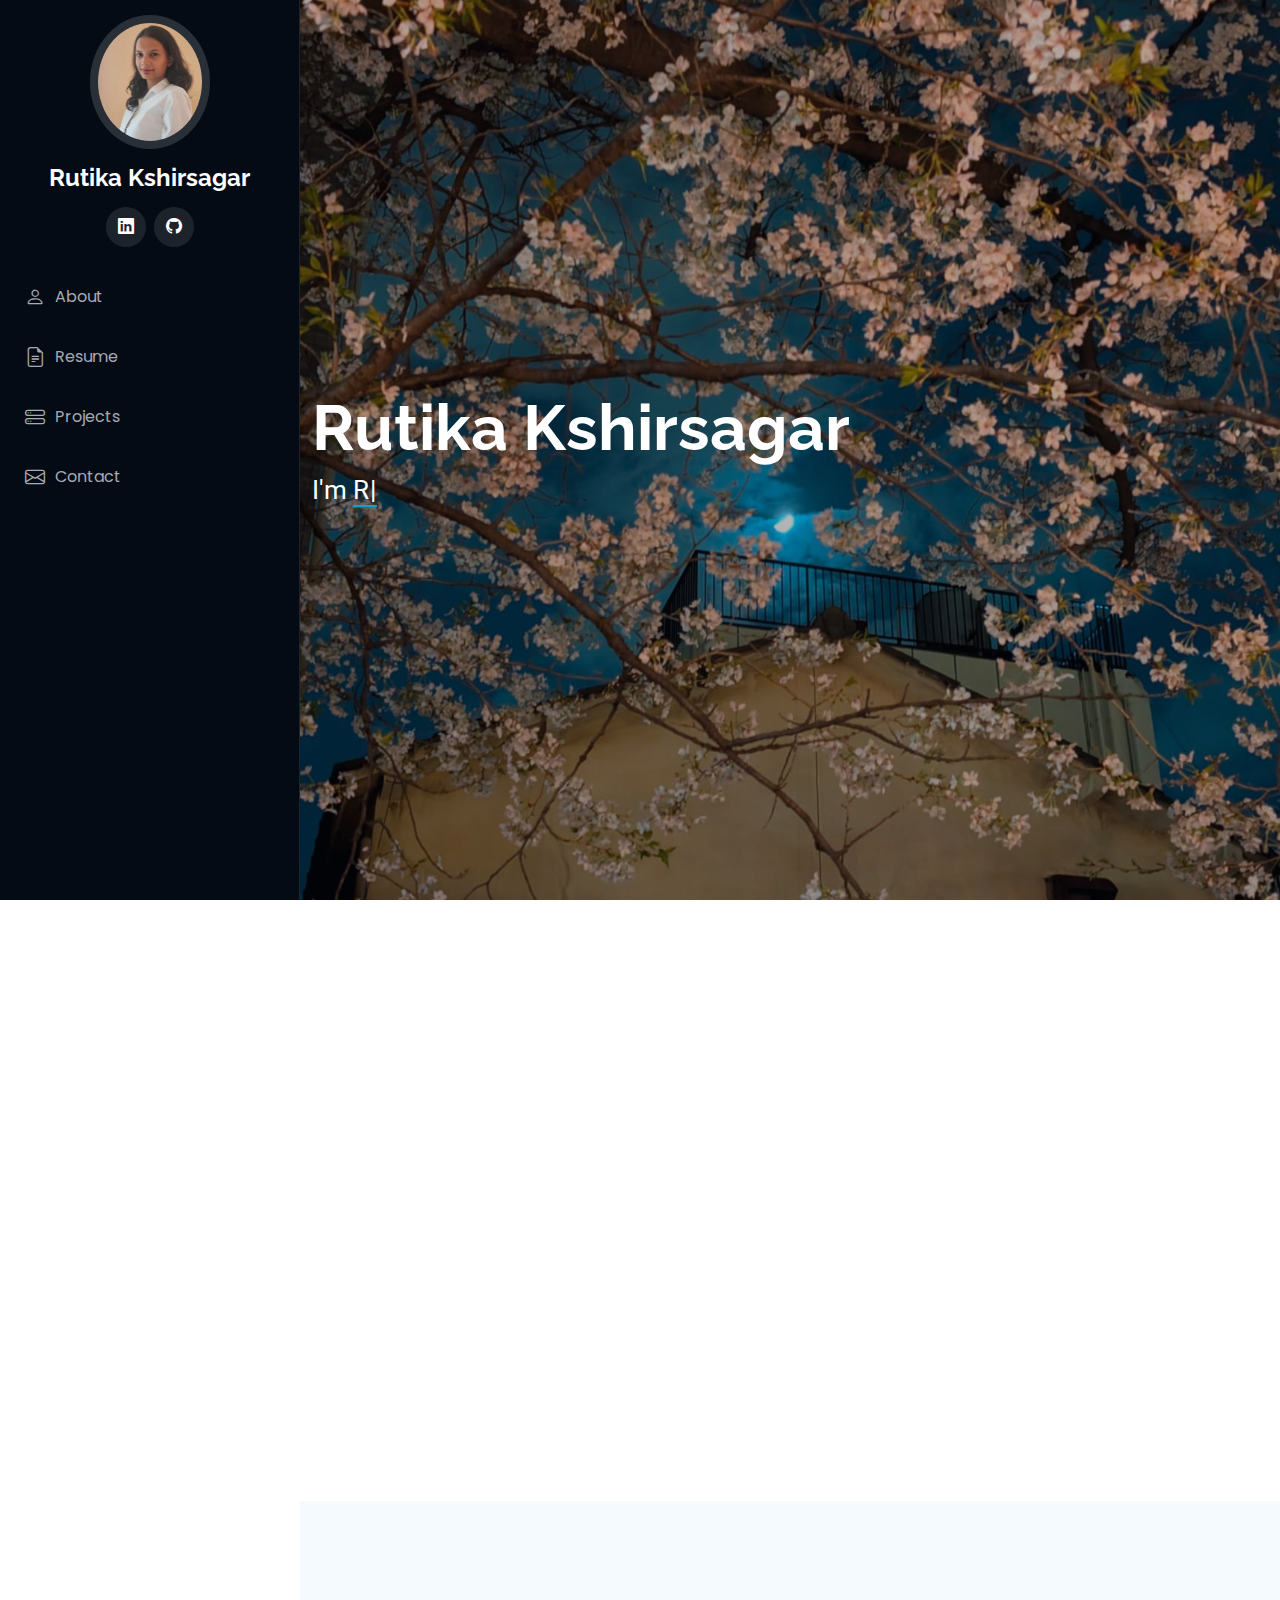
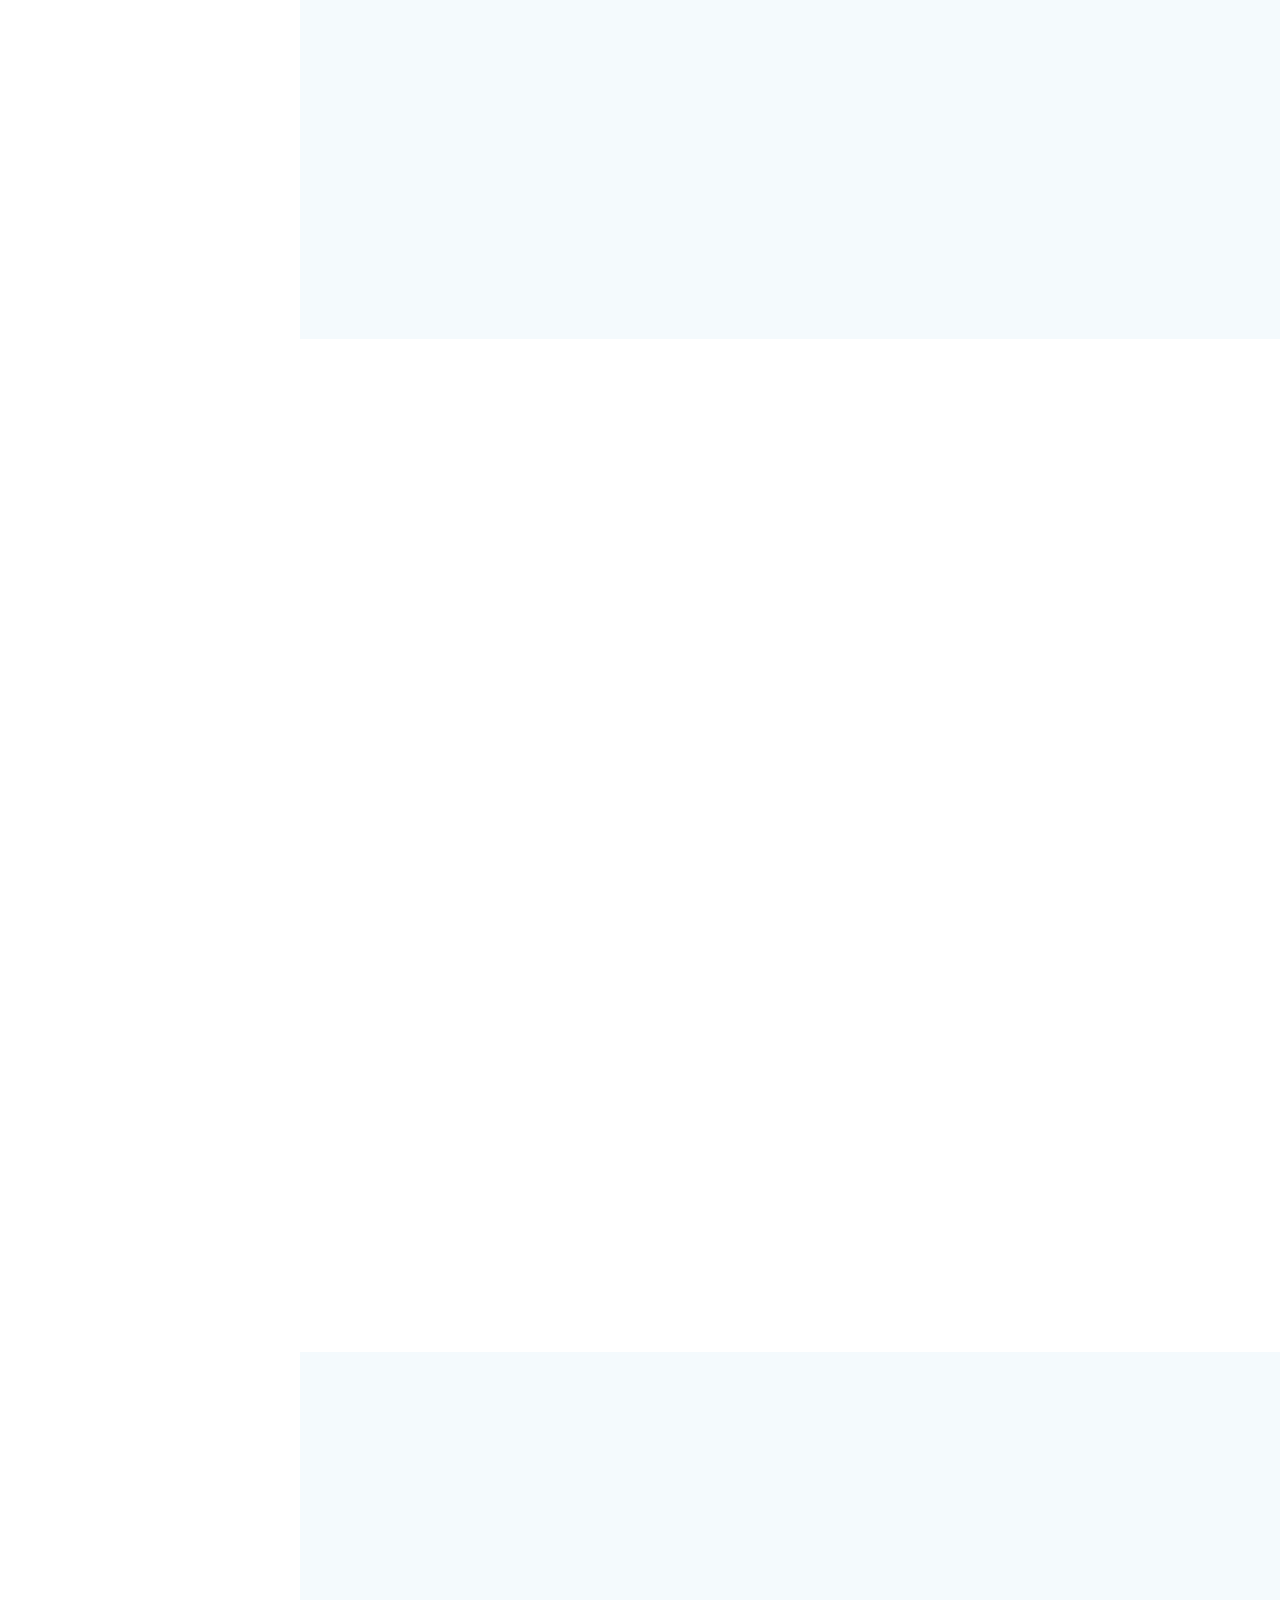
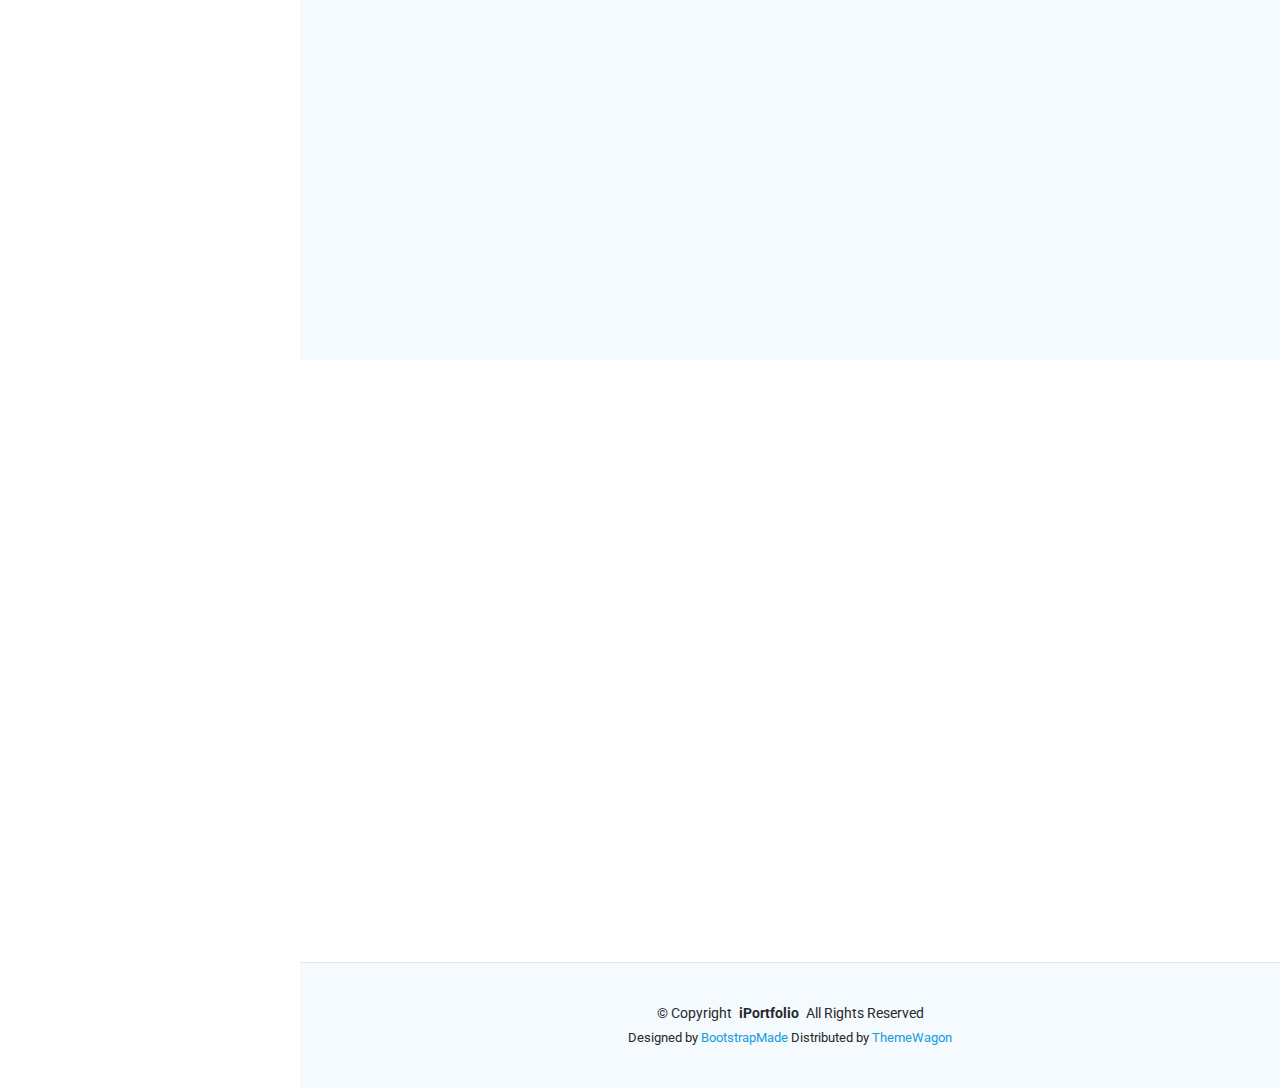
<file: index.html>
<!DOCTYPE html>
<html lang="en">

<head>
  <meta charset="utf-8">
  <meta content="width=device-width, initial-scale=1.0" name="viewport">
  <title>Index - iPortfolio Bootstrap Template</title>
  <meta content="" name="description">
  <meta content="" name="keywords">

  <!-- Favicons -->
  <link href="assets/img/favicon.png" rel="icon">
  <link href="assets/img/apple-touch-icon.png" rel="apple-touch-icon">

  <!-- Fonts -->
  <link href="https://fonts.googleapis.com" rel="preconnect">
  <link href="https://fonts.gstatic.com" rel="preconnect" crossorigin>
  <link href="https://fonts.googleapis.com/css2?family=Roboto:ital,wght@0,100;0,300;0,400;0,500;0,700;0,900;1,100;1,300;1,400;1,500;1,700;1,900&family=Poppins:ital,wght@0,100;0,200;0,300;0,400;0,500;0,600;0,700;0,800;0,900;1,100;1,200;1,300;1,400;1,500;1,600;1,700;1,800;1,900&family=Raleway:ital,wght@0,100;0,200;0,300;0,400;0,500;0,600;0,700;0,800;0,900;1,100;1,200;1,300;1,400;1,500;1,600;1,700;1,800;1,900&display=swap" rel="stylesheet">

  <!-- Vendor CSS Files -->
  <link href="assets/vendor/bootstrap/css/bootstrap.min.css" rel="stylesheet">
  <link href="assets/vendor/bootstrap-icons/bootstrap-icons.css" rel="stylesheet">
  <link href="assets/vendor/aos/aos.css" rel="stylesheet">
  <link href="assets/vendor/glightbox/css/glightbox.min.css" rel="stylesheet">
  <link href="assets/vendor/swiper/swiper-bundle.min.css" rel="stylesheet">

  <!-- Main CSS File -->
  <link href="assets/css/main.css" rel="stylesheet">

  <!-- =======================================================
  * Template Name: iPortfolio
  * Template URL: https://bootstrapmade.com/iportfolio-bootstrap-portfolio-websites-template/
  * Updated: Jun 29 2024 with Bootstrap v5.3.3
  * Author: BootstrapMade.com
  * License: https://bootstrapmade.com/license/
  ======================================================== -->
</head>

<body class="index-page">

  <header id="header" class="header dark-background d-flex flex-column">
    <i class="header-toggle d-xl-none bi bi-list"></i>

    <div class="profile-img">
      <img src="assets/img/my-profile-img.jpg" alt="" class="img-fluid rounded-circle">
    </div>

    <a href="index.html" class="logo d-flex align-items-center justify-content-center">
      <!-- Uncomment the line below if you also wish to use an image logo -->
      <!-- <img src="assets/img/logo.png" alt=""> -->
      <h1 class="sitename">Rutika Kshirsagar</h1>
    </a>


    <div class="social-links text-center">
      <a href="https://www.linkedin.com/in/rutika-kshirsagar-009289185" class="linkedin" target="_blank" rel="noopener noreferrer">
        <i class="bi bi-linkedin"></i>
      </a>

      <a href="https://github.com/Rutika1212" class="github" target="_blank" rel="noopener noreferrer">
        <i class="bi bi-github"></i>
      </a>
    </div>



    
    
    <nav id="navmenu" class="navmenu">
      <ul>
        <li><a href="#about"><i class="bi bi-person navicon"></i> About</a></li>
        <li><a href="#resume"><i class="bi bi-file-earmark-text navicon"></i> Resume</a></li>
        <li><a href="#services"><i class="bi bi-hdd-stack navicon"></i> Projects</a></li>
        </li>
        <li><a href="#contact"><i class="bi bi-envelope navicon"></i> Contact</a></li>
      </ul>
    </nav>

  </header>

  <main class="main">

    <!-- Hero Section -->
    <section id="hero" class="hero section dark-background">

      <img src="assets/img/Sakura_bg.jpg" alt="" data-aos="fade-in" class="">

      <div class="container" data-aos="fade-up" data-aos-delay="100">
        <h2>Rutika Kshirsagar</h2>
        <p>I'm <span class="typed" data-typed-items="Robotics Engineer, Freelancer, Team leader">Designer</span><span class="typed-cursor typed-cursor--blink" aria-hidden="true"></span><span class="typed-cursor typed-cursor--blink" aria-hidden="true"></span></p>
      </div>

    </section><!-- /Hero Section -->

    <!-- About Section -->
    <section id="about" class="about section">

      <!-- Section Title -->
      <div class="container section-title" data-aos="fade-up">
        <h2>About</h2>

      </div><!-- End Section Title -->

      <div class="container" data-aos="fade-up" data-aos-delay="100">

        <div class="row gy-4 justify-content-center">
          <div class="col-lg-4">
            <img src="assets/img/my-profile-img.jpg" class="img-fluid" alt="">
          </div>
          <div class="col-lg-8 content">
            <h2>Robotics Engineer</h2>
            <p class="fst-italic py-3">
              I am passionate about Robotics. I am working Research and Development team building autonomous navigation system. I can develop a product from scratch right to deployable product in the industry. Have knowledge of both hardware and software systems. I work harder as the day passess by.
            </p>
            <div class="row">

              <div class="col-lg-6">
 
              </div>
            </div>

          </div>
        </div>

      </div>

    </section><!-- /About Section -->



    </section><!-- /Stats Section -->

    <!-- Skills Section -->
    <section id="skills" class="skills section light-background">

      <!-- Section Title -->
      <div class="container section-title" data-aos="fade-up">
        <h2>Skills</h2>

      </div><!-- End Section Title -->

      <div class="container" data-aos="fade-up" data-aos-delay="100">

        <div class="row skills-content skills-animation">

          <div class="col-lg-6">

            <div class="progress">
              <span class="skill"><span>ROS2</span> <i class="val">100%</i></span>
              <div class="progress-bar-wrap">
                <div class="progress-bar" role="progressbar" aria-valuenow="100" aria-valuemin="0" aria-valuemax="100"></div>
              </div>
            </div><!-- End Skills Item -->

            <div class="progress">
              <span class="skill"><span>C++</span> <i class="val">90%</i></span>
              <div class="progress-bar-wrap">
                <div class="progress-bar" role="progressbar" aria-valuenow="90" aria-valuemin="0" aria-valuemax="100"></div>
              </div>
            </div><!-- End Skills Item -->

            <div class="progress">
              <span class="skill"><span>Python</span> <i class="val">75%</i></span>
              <div class="progress-bar-wrap">
                <div class="progress-bar" role="progressbar" aria-valuenow="75" aria-valuemin="0" aria-valuemax="100"></div>
              </div>
            </div><!-- End Skills Item -->

          </div>

          <div class="col-lg-6">

            <div class="progress">
              <span class="skill"><span>Data Engineering</span> <i class="val">80%</i></span>
              <div class="progress-bar-wrap">
                <div class="progress-bar" role="progressbar" aria-valuenow="80" aria-valuemin="0" aria-valuemax="100"></div>
              </div>
            </div><!-- End Skills Item -->

            <div class="progress">
              <span class="skill"><span>AWS Cloud</span> <i class="val">70%</i></span>
              <div class="progress-bar-wrap">
                <div class="progress-bar" role="progressbar" aria-valuenow="90" aria-valuemin="0" aria-valuemax="100"></div>
              </div>
            </div><!-- End Skills Item -->

            <div class="progress">
              <span class="skill"><span>Machine Learning</span> <i class="val">80%</i></span>
              <div class="progress-bar-wrap">
                <div class="progress-bar" role="progressbar" aria-valuenow="55" aria-valuemin="0" aria-valuemax="100"></div>
              </div>
            </div><!-- End Skills Item -->

          </div>

        </div>

      </div>

    </section><!-- /Skills Section -->

<!-- Resume Section -->
<section id="resume" class="resume section">

  <!-- Section Title -->
  <div class="container section-title" data-aos="fade-up">
    <h2>Work History</h2>
  </div><!-- End Section Title -->

  <div class="container">
    <div class="row">
      <div class="col-12" data-aos="fade-up" data-aos-delay="100">
        <h3 class="resume-title">Summary</h3>

        <div class="resume-item pb-0">
          <h4>Rutika Kshirsagar</h4>
          <p><em>I aspire to innovate intelligent hardware and software systems capable of making autonomous decisions, surpassing human capabilities in precision and efficiency. My objective is to contribute to a domain that not only supports but also propels human progress, enhancing our ability to navigate complex challenges and improve lives through innovative technology and automation.</em></p>
        </div><!-- End Resume Item -->

        <!-- Download Resume Button aligned left -->
        <div style="margin-top: 20px;">
          <a href="Rutika_Kshirsagar_Resume.pdf" download class="download-btn">Download Resume (PDF)</a>
        </div>
      </div>
    </div>
  </div>

</section><!-- /Resume Section -->




    <!-- Services Section -->
    <section id="services" class="services section">

      <!-- Section Title -->
      <div class="container section-title" data-aos="fade-up">
        <h2>Projects</h2>
        <p>Following are the projects developed by me.</p>
      </div><!-- End Section Title -->

      <div class="container">

        <div class="row gy-4">

          <div class="col-lg-4 col-md-6 service-item d-flex" data-aos="fade-up" data-aos-delay="100">
            <div class="icon flex-shrink-0"><i class="bi bi-briefcase"></i></div>
            <div>
              <h4 class="title">
                <a href="autonomous_navigation-details.html" class="stretched-link">Autonomous Navigation System</a>
              </h4>
              <p class="description">
               
              </p>
              <img src="assets/img/Robo.jpg" alt="Autonomous Navigation System" class="img-fluid mt-2 rounded shadow-sm">
            </div>
          </div>
          
          <!-- End Service Item -->

          <div class="col-lg-4 col-md-6 service-item d-flex" data-aos="fade-up" data-aos-delay="200">
            <div class="icon flex-shrink-0"><i class="bi bi-card-checklist"></i></div>
            <div>
              <h4 class="title"><a href="client_management-details.html" class="stretched-link">Intelligent Client Management System</a></h4>
              <p class="description"></p>
               <!-- <img src="assets/img/Robo.jpg" alt="Autonomous Navigation System" class="img-fluid mt-2 rounded shadow-sm">   -->      
            </div>
          </div><!-- End Service Item -->

          <div class="col-lg-4 col-md-6 service-item d-flex" data-aos="fade-up" data-aos-delay="300">
            <div class="icon flex-shrink-0"><i class="bi bi-bar-chart"></i></div>
            <div>
              <h4 class="title"><a href="EMG_sensor-details.html" class="stretched-link">Electromyography sensor</a></h4>
              <p class="description"></p>
              <img src="assets/img/EMG_sensor.jpg" alt="Autonomous Navigation System" class="img-fluid mt-2 rounded shadow-sm">           
            </div>
          </div><!-- End Service Item -->





        </div>

      </div>

    </section><!-- /Services Section -->

    <!-- Testimonials Section -->
    <section id="testimonials" class="testimonials section light-background">

      <!-- Section Title -->
      <div class="container section-title" data-aos="fade-up">
        <h2>Testimonials</h2>
 
      </div><!-- End Section Title -->

      <div class="container" data-aos="fade-up" data-aos-delay="100">

        <div class="swiper init-swiper">
          <script type="application/json" class="swiper-config">
            {
              "loop": true,
              "speed": 600,
              "autoplay": {
                "delay": 5000
              },
              "slidesPerView": "auto",
              "pagination": {
                "el": ".swiper-pagination",
                "type": "bullets",
                "clickable": true
              },
              "breakpoints": {
                "320": {
                  "slidesPerView": 1,
                  "spaceBetween": 40
                },
                "1200": {
                  "slidesPerView": 3,
                  "spaceBetween": 1
                }
              }
            }
          </script>
          <div class="swiper-wrapper">

            <div class="swiper-slide">
              <div class="testimonial-item">
                <p>
                  <i class="bi bi-quote quote-icon-left"></i>
                  <span>Rutika is great with working with. We had a chance to work on autonomous navigation system. Her knowledge is immensive in the sector.</span>
                  <i class="bi bi-quote quote-icon-right"></i>
                </p>
                <img src="assets/img/testimonials/testimonials-1.jpeg" class="testimonial-img" alt="">
                <h3>Riddhesh Patil</h3>
                <h4>Robotics Engineer</h4>
              </div>
            </div><!-- End testimonial item -->




          </div>
          <div class="swiper-pagination"></div>
        </div>

      </div>

    </section><!-- /Testimonials Section -->

    <!-- Contact Section -->
    <section id="contact" class="contact section">

      <!-- Section Title -->
      <div class="container section-title" data-aos="fade-up">
        <h2>Contact</h2>

      </div><!-- End Section Title -->

      <div class="container" data-aos="fade-up" data-aos-delay="100">

        <div class="row gy-4">

          <div class="col-lg-5">

            <div class="info-wrap">
              <div class="info-item d-flex" data-aos="fade-up" data-aos-delay="200">
                <i class="bi bi-geo-alt flex-shrink-0"></i>
                <div>
                  <h3>Address</h3>
                  <p>Ganesh colony, Kalamba road, Kolhapur, Maharashtra, India</p>
                </div>
              </div><!-- End Info Item -->

              <div class="info-item d-flex" data-aos="fade-up" data-aos-delay="300">
                <i class="bi bi-telephone flex-shrink-0"></i>
                <div>
                  <h3>Call Us</h3>
                  <p>7774974329</p>
                </div>
              </div><!-- End Info Item -->

              <div class="info-item d-flex" data-aos="fade-up" data-aos-delay="400">
                <i class="bi bi-envelope flex-shrink-0"></i>
                <div>
                  <h3>Email Us</h3>
                  <p>rutikakshirsagar1212@gmail.com</p>
                </div>
              </div><!-- End Info Item -->


            </div>
          </div>

          
            </form>
          </div><!-- End Contact Form -->

        </div>

      </div>

    </section><!-- /Contact Section -->

  </main>

  <footer id="footer" class="footer position-relative light-background">

    <div class="container">
      <div class="copyright text-center ">
        <p>© <span>Copyright</span> <strong class="px-1 sitename">iPortfolio</strong> <span>All Rights Reserved</span></p>
      </div>
      <div class="credits">
        <!-- All the links in the footer should remain intact. -->
        <!-- You can delete the links only if you've purchased the pro version. -->
        <!-- Licensing information: https://bootstrapmade.com/license/ -->
        <!-- Purchase the pro version with working PHP/AJAX contact form: [buy-url] -->
        Designed by <a href="https://bootstrapmade.com/">BootstrapMade</a> Distributed by <a href="https://themewagon.com">ThemeWagon</a>
      </div>
    </div>

  </footer>

  <!-- Scroll Top -->
  <a href="#" id="scroll-top" class="scroll-top d-flex align-items-center justify-content-center"><i class="bi bi-arrow-up-short"></i></a>

  <!-- Preloader -->
  <div id="preloader"></div>

  <!-- Vendor JS Files -->
  <script src="assets/vendor/bootstrap/js/bootstrap.bundle.min.js"></script>
  <script src="assets/vendor/php-email-form/validate.js"></script>
  <script src="assets/vendor/aos/aos.js"></script>
  <script src="assets/vendor/typed.js/typed.umd.js"></script>
  <script src="assets/vendor/purecounter/purecounter_vanilla.js"></script>
  <script src="assets/vendor/waypoints/noframework.waypoints.js"></script>
  <script src="assets/vendor/glightbox/js/glightbox.min.js"></script>
  <script src="assets/vendor/imagesloaded/imagesloaded.pkgd.min.js"></script>
  <script src="assets/vendor/isotope-layout/isotope.pkgd.min.js"></script>
  <script src="assets/vendor/swiper/swiper-bundle.min.js"></script>

  <!-- Main JS File -->
  <script src="assets/js/main.js"></script>

</body>

</html>
</file>
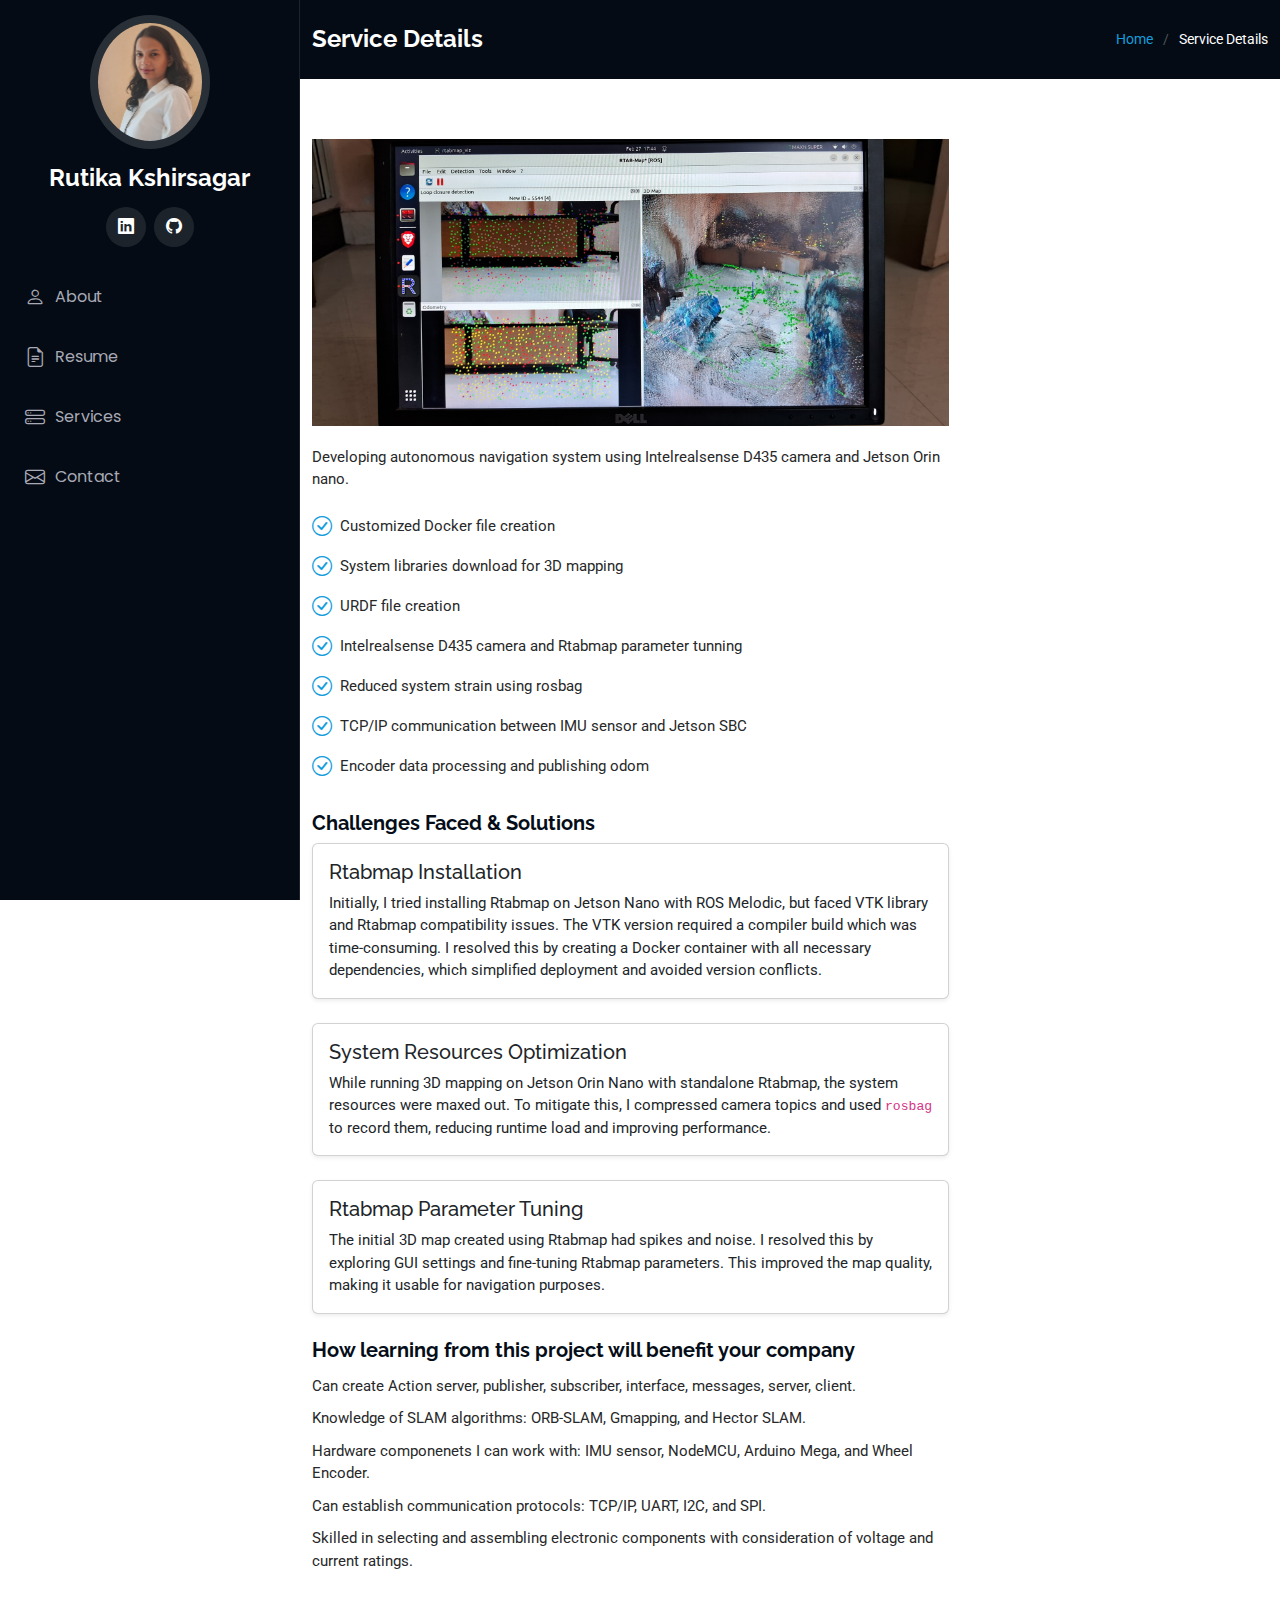
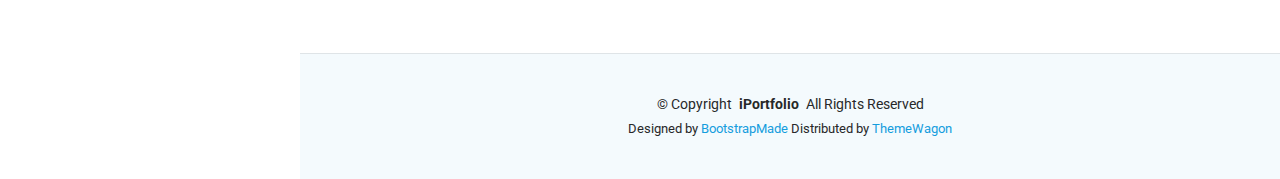
<file: autonomous_navigation-details.html>
<!DOCTYPE html>
<html lang="en">

<head>
  <meta charset="utf-8">
  <meta content="width=device-width, initial-scale=1.0" name="viewport">
  <title>Service Details - iPortfolio Bootstrap Template</title>
  <meta content="" name="description">
  <meta content="" name="keywords">

  <!-- Favicons -->
  <link href="assets/img/favicon.png" rel="icon">
  <link href="assets/img/apple-touch-icon.png" rel="apple-touch-icon">

  <!-- Fonts -->
  <link href="https://fonts.googleapis.com" rel="preconnect">
  <link href="https://fonts.gstatic.com" rel="preconnect" crossorigin>
  <link href="https://fonts.googleapis.com/css2?family=Roboto:ital,wght@0,100;0,300;0,400;0,500;0,700;0,900;1,100;1,300;1,400;1,500;1,700;1,900&family=Poppins:ital,wght@0,100;0,200;0,300;0,400;0,500;0,600;0,700;0,800;0,900;1,100;1,200;1,300;1,400;1,500;1,600;1,700;1,800;1,900&family=Raleway:ital,wght@0,100;0,200;0,300;0,400;0,500;0,600;0,700;0,800;0,900;1,100;1,200;1,300;1,400;1,500;1,600;1,700;1,800;1,900&display=swap" rel="stylesheet">

  <!-- Vendor CSS Files -->
  <link href="assets/vendor/bootstrap/css/bootstrap.min.css" rel="stylesheet">
  <link href="assets/vendor/bootstrap-icons/bootstrap-icons.css" rel="stylesheet">
  <link href="assets/vendor/aos/aos.css" rel="stylesheet">
  <link href="assets/vendor/glightbox/css/glightbox.min.css" rel="stylesheet">
  <link href="assets/vendor/swiper/swiper-bundle.min.css" rel="stylesheet">

  <!-- Main CSS File -->
  <link href="assets/css/main.css" rel="stylesheet">

  <!-- =======================================================
  * Template Name: iPortfolio
  * Template URL: https://bootstrapmade.com/iportfolio-bootstrap-portfolio-websites-template/
  * Updated: Jun 29 2024 with Bootstrap v5.3.3
  * Author: BootstrapMade.com
  * License: https://bootstrapmade.com/license/
  ======================================================== -->
</head>

<body class="service-details-page">

  <header id="header" class="header dark-background d-flex flex-column">
    <i class="header-toggle d-xl-none bi bi-list"></i>

    <div class="profile-img">
      <img src="assets/img/my-profile-img.jpg" alt="" class="img-fluid rounded-circle">
    </div>

    <a href="index.html" class="logo d-flex align-items-center justify-content-center">
      <!-- Uncomment the line below if you also wish to use an image logo -->
      <!-- <img src="assets/img/logo.png" alt=""> -->
      <h1 class="sitename">Rutika Kshirsagar</h1>
    </a>

    <div class="social-links text-center">
      <a href="https://www.linkedin.com/in/rutika-kshirsagar-009289185" class="linkedin" target="_blank" rel="noopener noreferrer">
        <i class="bi bi-linkedin"></i>
      </a>

      <a href="https://github.com/Rutika1212" class="github" target="_blank" rel="noopener noreferrer">
        <i class="bi bi-github"></i>
      </a>
    </div>

    <nav id="navmenu" class="navmenu">
      <ul>

        <li><a href="#about"><i class="bi bi-person navicon"></i> About</a></li>
        <li><a href="#resume"><i class="bi bi-file-earmark-text navicon"></i> Resume</a></li>
        <li><a href="#services"><i class="bi bi-hdd-stack navicon"></i> Services</a></li>
        <li><a href="#contact"><i class="bi bi-envelope navicon"></i> Contact</a></li>
      </ul>
    </nav>

  </header>

  <main class="main">

    <!-- Page Title -->
    <div class="page-title dark-background">
      <div class="container d-lg-flex justify-content-between align-items-center">
        <h1 class="mb-2 mb-lg-0">Service Details</h1>
        <nav class="breadcrumbs">
          <ol>
            <li><a href="index.html">Home</a></li>
            <li class="current">Service Details</li>
          </ol>
        </nav>
      </div>
    </div><!-- End Page Title -->

    <!-- Service Details Section -->
    <section id="service-details" class="service-details section">

      <div class="container">



          <div class="col-lg-8" data-aos="fade-up" data-aos-delay="200">
            <img src="assets/img/3D_map.jpg" alt="" class="img-fluid services-img">
            
            <p>
              Developing autonomous navigation system using Intelrealsense D435 camera and Jetson Orin nano. 
            </p>
            <ul>
              <li><i class="bi bi-check-circle"></i> <span>Customized Docker file creation</span></li>
              <li><i class="bi bi-check-circle"></i> <span>System libraries download for 3D mapping</span></li>
              <li><i class="bi bi-check-circle"></i> <span>URDF file creation</span></li>
              <li><i class="bi bi-check-circle"></i> <span>Intelrealsense D435 camera and Rtabmap parameter tunning</span></li>
              <li><i class="bi bi-check-circle"></i> <span>Reduced system strain using rosbag</span></li>
              <li><i class="bi bi-check-circle"></i> <span>TCP/IP communication between IMU sensor and Jetson SBC</span></li>
              <li><i class="bi bi-check-circle"></i> <span>Encoder data processing and publishing odom</span></li>


            </ul>
            <h4 class="mt-4">Challenges Faced & Solutions</h4>

            <div class="row gy-4">
              
              <div class="col-md-12">
                <div class="card shadow-sm p-3">
                  <h5 class="card-title">Rtabmap Installation</h5>
                  <p class="card-text">
                    Initially, I tried installing Rtabmap on Jetson Nano with ROS Melodic, but faced VTK library and Rtabmap compatibility issues. The VTK version required a compiler build which was time-consuming. I resolved this by creating a Docker container with all necessary dependencies, which simplified deployment and avoided version conflicts.
                  </p>
                </div>
              </div>
            
              <div class="col-md-12">
                <div class="card shadow-sm p-3">
                  <h5 class="card-title">System Resources Optimization</h5>
                  <p class="card-text">
                    While running 3D mapping on Jetson Orin Nano with standalone Rtabmap, the system resources were maxed out. To mitigate this, I compressed camera topics and used <code>rosbag</code> to record them, reducing runtime load and improving performance.
                  </p>
                </div>
              </div>
            
              <div class="col-md-12">
                <div class="card shadow-sm p-3">
                  <h5 class="card-title">Rtabmap Parameter Tuning</h5>
                  <p class="card-text">
                    The initial 3D map created using Rtabmap had spikes and noise. I resolved this by exploring GUI settings and fine-tuning Rtabmap parameters. This improved the map quality, making it usable for navigation purposes.
                  </p>
                </div>
              </div>
            
            </div>
            

            <h4 class="mt-4">How learning from this project will benefit your company</h4>
            <ul>
              <li>Can create Action server, publisher, subscriber, interface, messages, server, client.</li>
              <li>Knowledge of SLAM algorithms: ORB-SLAM, Gmapping, and Hector SLAM.</li>
              <li>Hardware componenets I can work with: IMU sensor, NodeMCU, Arduino Mega, and Wheel Encoder.</li>
              <li>Can establish communication protocols: TCP/IP, UART, I2C, and SPI.</li>
              <li>Skilled in selecting and assembling electronic components with consideration of voltage and current ratings.</li>
            </ul>
            
            
            
          </div>

        </div>

      </div>

    </section><!-- /Service Details Section -->

  </main>

  <footer id="footer" class="footer position-relative light-background">

    <div class="container">
      <div class="copyright text-center ">
        <p>© <span>Copyright</span> <strong class="px-1 sitename">iPortfolio</strong> <span>All Rights Reserved</span></p>
      </div>
      <div class="credits">
        <!-- All the links in the footer should remain intact. -->
        <!-- You can delete the links only if you've purchased the pro version. -->
        <!-- Licensing information: https://bootstrapmade.com/license/ -->
        <!-- Purchase the pro version with working PHP/AJAX contact form: [buy-url] -->
        Designed by <a href="https://bootstrapmade.com/">BootstrapMade</a> Distributed by <a href="https://themewagon.com">ThemeWagon</a>
      </div>
    </div>

  </footer>

  <!-- Scroll Top -->
  <a href="#" id="scroll-top" class="scroll-top d-flex align-items-center justify-content-center"><i class="bi bi-arrow-up-short"></i></a>

  <!-- Preloader -->
  <div id="preloader"></div>

  <!-- Vendor JS Files -->
  <script src="assets/vendor/bootstrap/js/bootstrap.bundle.min.js"></script>
  <script src="assets/vendor/php-email-form/validate.js"></script>
  <script src="assets/vendor/aos/aos.js"></script>
  <script src="assets/vendor/typed.js/typed.umd.js"></script>
  <script src="assets/vendor/purecounter/purecounter_vanilla.js"></script>
  <script src="assets/vendor/waypoints/noframework.waypoints.js"></script>
  <script src="assets/vendor/glightbox/js/glightbox.min.js"></script>
  <script src="assets/vendor/imagesloaded/imagesloaded.pkgd.min.js"></script>
  <script src="assets/vendor/isotope-layout/isotope.pkgd.min.js"></script>
  <script src="assets/vendor/swiper/swiper-bundle.min.js"></script>

  <!-- Main JS File -->
  <script src="assets/js/main.js"></script>

</body>

</html>
</file>
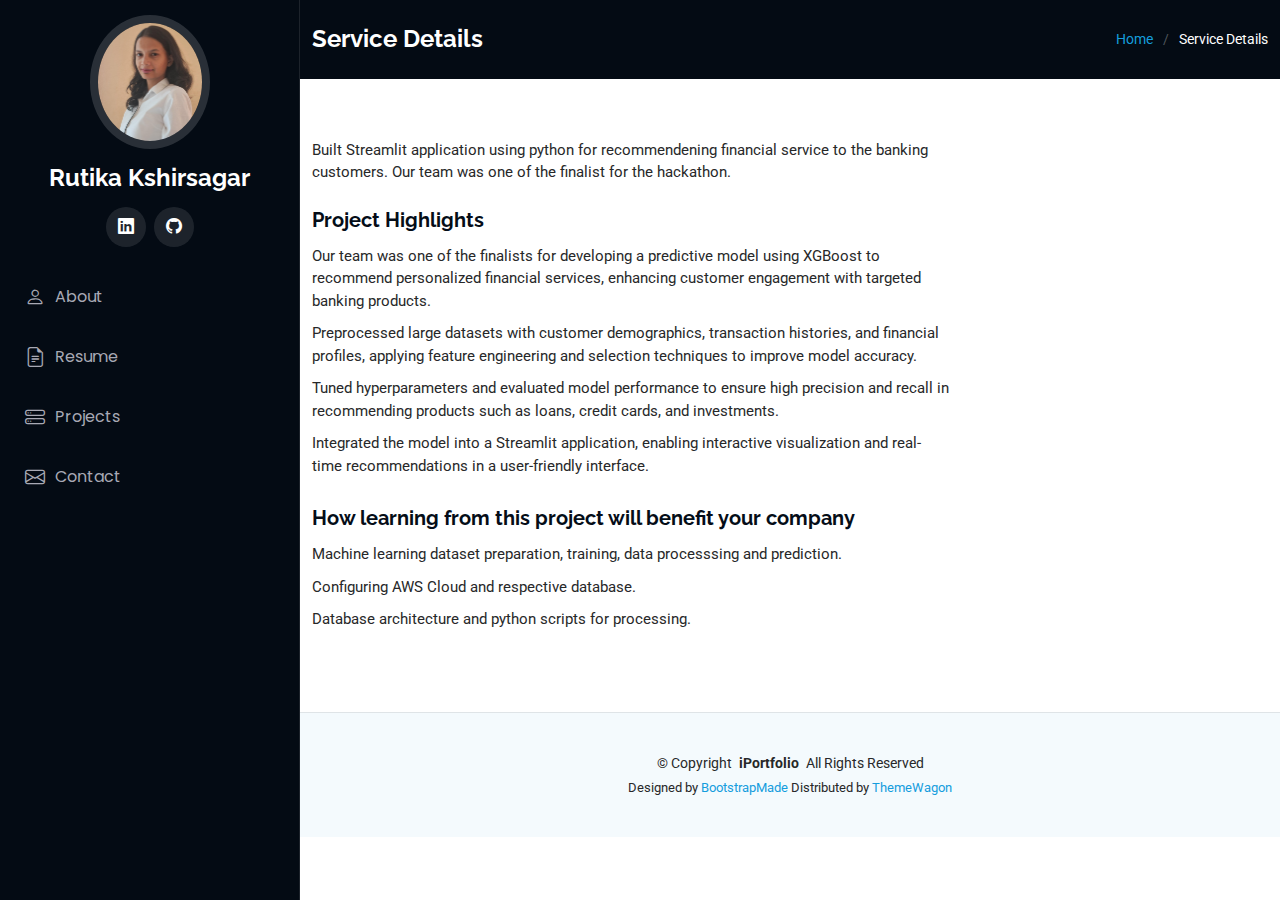
<file: client_management-details.html>
<!DOCTYPE html>
<html lang="en">

<head>
  <meta charset="utf-8">
  <meta content="width=device-width, initial-scale=1.0" name="viewport">
  <title>Service Details - iPortfolio Bootstrap Template</title>
  <meta content="" name="description">
  <meta content="" name="keywords">

  <!-- Favicons -->
  <link href="assets/img/favicon.png" rel="icon">
  <link href="assets/img/apple-touch-icon.png" rel="apple-touch-icon">

  <!-- Fonts -->
  <link href="https://fonts.googleapis.com" rel="preconnect">
  <link href="https://fonts.gstatic.com" rel="preconnect" crossorigin>
  <link href="https://fonts.googleapis.com/css2?family=Roboto:ital,wght@0,100;0,300;0,400;0,500;0,700;0,900;1,100;1,300;1,400;1,500;1,700;1,900&family=Poppins:ital,wght@0,100;0,200;0,300;0,400;0,500;0,600;0,700;0,800;0,900;1,100;1,200;1,300;1,400;1,500;1,600;1,700;1,800;1,900&family=Raleway:ital,wght@0,100;0,200;0,300;0,400;0,500;0,600;0,700;0,800;0,900;1,100;1,200;1,300;1,400;1,500;1,600;1,700;1,800;1,900&display=swap" rel="stylesheet">

  <!-- Vendor CSS Files -->
  <link href="assets/vendor/bootstrap/css/bootstrap.min.css" rel="stylesheet">
  <link href="assets/vendor/bootstrap-icons/bootstrap-icons.css" rel="stylesheet">
  <link href="assets/vendor/aos/aos.css" rel="stylesheet">
  <link href="assets/vendor/glightbox/css/glightbox.min.css" rel="stylesheet">
  <link href="assets/vendor/swiper/swiper-bundle.min.css" rel="stylesheet">

  <!-- Main CSS File -->
  <link href="assets/css/main.css" rel="stylesheet">

  <!-- =======================================================
  * Template Name: iPortfolio
  * Template URL: https://bootstrapmade.com/iportfolio-bootstrap-portfolio-websites-template/
  * Updated: Jun 29 2024 with Bootstrap v5.3.3
  * Author: BootstrapMade.com
  * License: https://bootstrapmade.com/license/
  ======================================================== -->
</head>

<body class="service-details-page">

  <header id="header" class="header dark-background d-flex flex-column">
    <i class="header-toggle d-xl-none bi bi-list"></i>

    <div class="profile-img">
      <img src="assets/img/my-profile-img.jpg" alt="" class="img-fluid rounded-circle">
    </div>

    <a href="index.html" class="logo d-flex align-items-center justify-content-center">
      <!-- Uncomment the line below if you also wish to use an image logo -->
      <!-- <img src="assets/img/logo.png" alt=""> -->
      <h1 class="sitename">Rutika Kshirsagar</h1>
    </a>

    <div class="social-links text-center">
      <a href="https://www.linkedin.com/in/rutika-kshirsagar-009289185" class="linkedin" target="_blank" rel="noopener noreferrer">
        <i class="bi bi-linkedin"></i>
      </a>

      <a href="https://github.com/Rutika1212" class="github" target="_blank" rel="noopener noreferrer">
        <i class="bi bi-github"></i>
      </a>
    </div>

    <nav id="navmenu" class="navmenu">
      <ul>
        <li><a href="#about"><i class="bi bi-person navicon"></i> About</a></li>
        <li><a href="#resume"><i class="bi bi-file-earmark-text navicon"></i> Resume</a></li>
        <li><a href="#services"><i class="bi bi-hdd-stack navicon"></i> Projects</a></li>
        </li>
        <li><a href="#contact"><i class="bi bi-envelope navicon"></i> Contact</a></li>
      </ul>
    </nav>


  </header>

  <main class="main">


    
    <!-- Page Title -->
    <div class="page-title dark-background">
      <div class="container d-lg-flex justify-content-between align-items-center">
        <h1 class="mb-2 mb-lg-0">Service Details</h1>
        <nav class="breadcrumbs">
          <ol>
            <li><a href="index.html">Home</a></li>
            <li class="current">Service Details</li>
          </ol>
        </nav>
      </div>
    </div><!-- End Page Title -->

    <!-- Service Details Section -->
    <section id="service-details" class="service-details section">

      <div class="container">



          <div class="col-lg-8" data-aos="fade-up" data-aos-delay="200">
           <!--  <img src="assets/img/3D_map.jpg" alt="" class="img-fluid services-img">-->
           
            <p>
             Built Streamlit application using python for recommendening financial service to the banking customers. Our team was one of the finalist for the hackathon.
            </p>
            <h4 class="mt-4">Project Highlights</h4>
            <ul>
              <li>Our team was one of the finalists for developing a predictive model using XGBoost to recommend personalized financial services, enhancing customer engagement with targeted banking products.</li>
              <li>Preprocessed large datasets with customer demographics, transaction histories, and financial profiles, applying feature engineering and selection techniques to improve model accuracy.</li>
              <li>Tuned hyperparameters and evaluated model performance to ensure high precision and recall in recommending products such as loans, credit cards, and investments.</li>
              <li>Integrated the model into a Streamlit application, enabling interactive visualization and real-time recommendations in a user-friendly interface.</li>
            </ul>
            


            

            <h4 class="mt-4">How learning from this project will benefit your company</h4>
            <ul>
              <li>Machine learning dataset preparation, training, data processsing and prediction.</li>
              <li>Configuring AWS Cloud and respective database. </li>
              <li>Database architecture and python scripts for processing.</li>
            </ul>
            
            
            
          </div>

        </div>

      </div>

    </section><!-- /Service Details Section -->

  </main>

  <footer id="footer" class="footer position-relative light-background">

    <div class="container">
      <div class="copyright text-center ">
        <p>© <span>Copyright</span> <strong class="px-1 sitename">iPortfolio</strong> <span>All Rights Reserved</span></p>
      </div>
      <div class="credits">
        <!-- All the links in the footer should remain intact. -->
        <!-- You can delete the links only if you've purchased the pro version. -->
        <!-- Licensing information: https://bootstrapmade.com/license/ -->
        <!-- Purchase the pro version with working PHP/AJAX contact form: [buy-url] -->
        Designed by <a href="https://bootstrapmade.com/">BootstrapMade</a> Distributed by <a href="https://themewagon.com">ThemeWagon</a>
      </div>
    </div>

  </footer>

  <!-- Scroll Top -->
  <a href="#" id="scroll-top" class="scroll-top d-flex align-items-center justify-content-center"><i class="bi bi-arrow-up-short"></i></a>

  <!-- Preloader -->
  <div id="preloader"></div>

  <!-- Vendor JS Files -->
  <script src="assets/vendor/bootstrap/js/bootstrap.bundle.min.js"></script>
  <script src="assets/vendor/php-email-form/validate.js"></script>
  <script src="assets/vendor/aos/aos.js"></script>
  <script src="assets/vendor/typed.js/typed.umd.js"></script>
  <script src="assets/vendor/purecounter/purecounter_vanilla.js"></script>
  <script src="assets/vendor/waypoints/noframework.waypoints.js"></script>
  <script src="assets/vendor/glightbox/js/glightbox.min.js"></script>
  <script src="assets/vendor/imagesloaded/imagesloaded.pkgd.min.js"></script>
  <script src="assets/vendor/isotope-layout/isotope.pkgd.min.js"></script>
  <script src="assets/vendor/swiper/swiper-bundle.min.js"></script>

  <!-- Main JS File -->
  <script src="assets/js/main.js"></script>

</body>

</html>
</file>
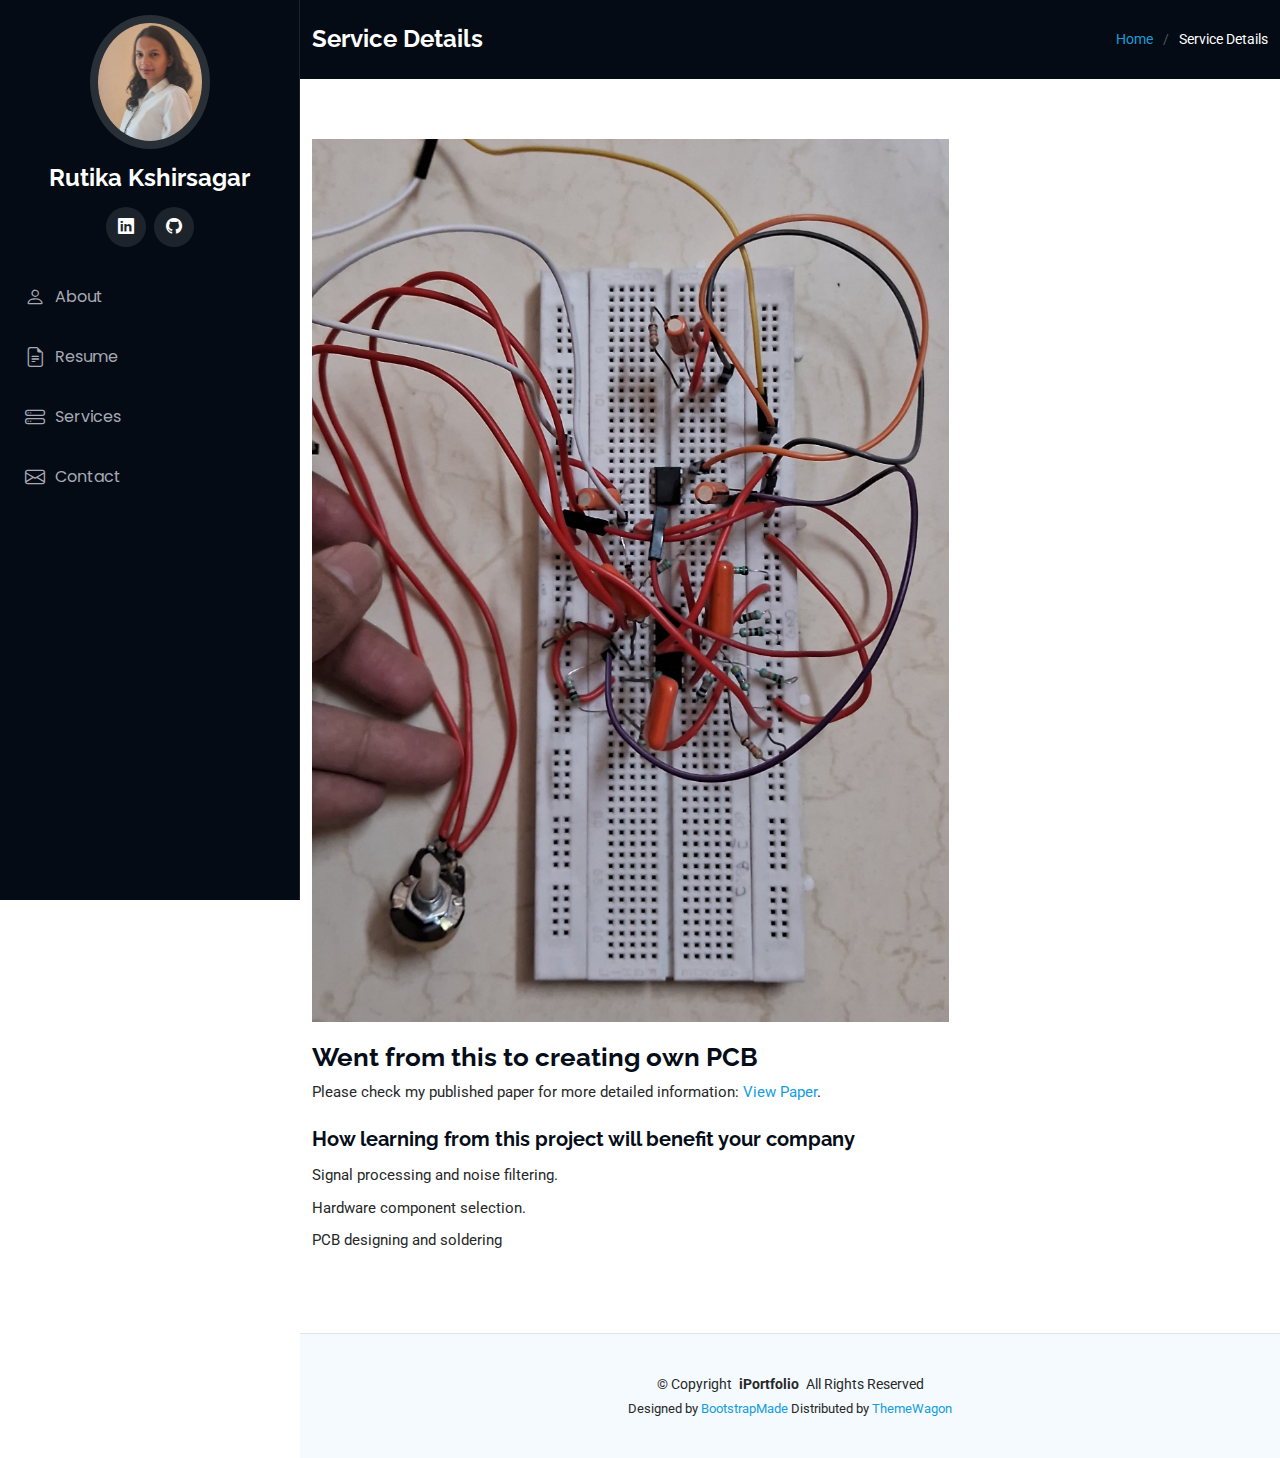
<file: EMG_sensor-details.html>
<!DOCTYPE html>
<html lang="en">

<head>
  <meta charset="utf-8">
  <meta content="width=device-width, initial-scale=1.0" name="viewport">
  <title>Service Details - iPortfolio Bootstrap Template</title>
  <meta content="" name="description">
  <meta content="" name="keywords">

  <!-- Favicons -->
  <link href="assets/img/favicon.png" rel="icon">
  <link href="assets/img/apple-touch-icon.png" rel="apple-touch-icon">

  <!-- Fonts -->
  <link href="https://fonts.googleapis.com" rel="preconnect">
  <link href="https://fonts.gstatic.com" rel="preconnect" crossorigin>
  <link href="https://fonts.googleapis.com/css2?family=Roboto:ital,wght@0,100;0,300;0,400;0,500;0,700;0,900;1,100;1,300;1,400;1,500;1,700;1,900&family=Poppins:ital,wght@0,100;0,200;0,300;0,400;0,500;0,600;0,700;0,800;0,900;1,100;1,200;1,300;1,400;1,500;1,600;1,700;1,800;1,900&family=Raleway:ital,wght@0,100;0,200;0,300;0,400;0,500;0,600;0,700;0,800;0,900;1,100;1,200;1,300;1,400;1,500;1,600;1,700;1,800;1,900&display=swap" rel="stylesheet">

  <!-- Vendor CSS Files -->
  <link href="assets/vendor/bootstrap/css/bootstrap.min.css" rel="stylesheet">
  <link href="assets/vendor/bootstrap-icons/bootstrap-icons.css" rel="stylesheet">
  <link href="assets/vendor/aos/aos.css" rel="stylesheet">
  <link href="assets/vendor/glightbox/css/glightbox.min.css" rel="stylesheet">
  <link href="assets/vendor/swiper/swiper-bundle.min.css" rel="stylesheet">

  <!-- Main CSS File -->
  <link href="assets/css/main.css" rel="stylesheet">

  <!-- =======================================================
  * Template Name: iPortfolio
  * Template URL: https://bootstrapmade.com/iportfolio-bootstrap-portfolio-websites-template/
  * Updated: Jun 29 2024 with Bootstrap v5.3.3
  * Author: BootstrapMade.com
  * License: https://bootstrapmade.com/license/
  ======================================================== -->
</head>

<body class="service-details-page">

  <header id="header" class="header dark-background d-flex flex-column">
    <i class="header-toggle d-xl-none bi bi-list"></i>

    <div class="profile-img">
      <img src="assets/img/my-profile-img.jpg" alt="" class="img-fluid rounded-circle">
    </div>

    <a href="index.html" class="logo d-flex align-items-center justify-content-center">
      <!-- Uncomment the line below if you also wish to use an image logo -->
      <!-- <img src="assets/img/logo.png" alt=""> -->
      <h1 class="sitename">Rutika Kshirsagar</h1>
    </a>

    <div class="social-links text-center">
      <a href="https://www.linkedin.com/in/rutika-kshirsagar-009289185" class="linkedin" target="_blank" rel="noopener noreferrer">
        <i class="bi bi-linkedin"></i>
      </a>

      <a href="https://github.com/Rutika1212" class="github" target="_blank" rel="noopener noreferrer">
        <i class="bi bi-github"></i>
      </a>
    </div>

    <nav id="navmenu" class="navmenu">
      <ul>

        <li><a href="#about"><i class="bi bi-person navicon"></i> About</a></li>
        <li><a href="#resume"><i class="bi bi-file-earmark-text navicon"></i> Resume</a></li>
        <li><a href="#services"><i class="bi bi-hdd-stack navicon"></i> Services</a></li>
        <li><a href="#contact"><i class="bi bi-envelope navicon"></i> Contact</a></li>
      </ul>
    </nav>

  </header>

  <main class="main">

    <!-- Page Title -->
    <div class="page-title dark-background">
      <div class="container d-lg-flex justify-content-between align-items-center">
        <h1 class="mb-2 mb-lg-0">Service Details</h1>
        <nav class="breadcrumbs">
          <ol>
            <li><a href="index.html">Home</a></li>
            <li class="current">Service Details</li>
          </ol>
        </nav>
      </div>
    </div><!-- End Page Title -->

    <!-- Service Details Section -->
    <section id="service-details" class="service-details section">

      <div class="container">



          <div class="col-lg-8" data-aos="fade-up" data-aos-delay="200">
            <img src="assets/img/Breadboard.jpg" alt="" class="img-fluid services-img">
            <h3>Went from this to creating own PCB</h3>

            <p>
              Please check my published paper for more detailed information:
              <a href="https://www.ijfmr.com/research-paper.php?id=36171" target="_blank">View Paper</a>.
            </p>

   
            

            <h4 class="mt-4">How learning from this project will benefit your company</h4>
            <ul>
              <li>Signal processing and noise filtering.</li>
              <li>Hardware component selection.</li>
              <li>PCB designing and soldering</li>

            </ul>
            
            
            
          </div>

        </div>

      </div>

    </section><!-- /Service Details Section -->

  </main>

  <footer id="footer" class="footer position-relative light-background">

    <div class="container">
      <div class="copyright text-center ">
        <p>© <span>Copyright</span> <strong class="px-1 sitename">iPortfolio</strong> <span>All Rights Reserved</span></p>
      </div>
      <div class="credits">
        <!-- All the links in the footer should remain intact. -->
        <!-- You can delete the links only if you've purchased the pro version. -->
        <!-- Licensing information: https://bootstrapmade.com/license/ -->
        <!-- Purchase the pro version with working PHP/AJAX contact form: [buy-url] -->
        Designed by <a href="https://bootstrapmade.com/">BootstrapMade</a> Distributed by <a href="https://themewagon.com">ThemeWagon</a>
      </div>
    </div>

  </footer>

  <!-- Scroll Top -->
  <a href="#" id="scroll-top" class="scroll-top d-flex align-items-center justify-content-center"><i class="bi bi-arrow-up-short"></i></a>

  <!-- Preloader -->
  <div id="preloader"></div>

  <!-- Vendor JS Files -->
  <script src="assets/vendor/bootstrap/js/bootstrap.bundle.min.js"></script>
  <script src="assets/vendor/php-email-form/validate.js"></script>
  <script src="assets/vendor/aos/aos.js"></script>
  <script src="assets/vendor/typed.js/typed.umd.js"></script>
  <script src="assets/vendor/purecounter/purecounter_vanilla.js"></script>
  <script src="assets/vendor/waypoints/noframework.waypoints.js"></script>
  <script src="assets/vendor/glightbox/js/glightbox.min.js"></script>
  <script src="assets/vendor/imagesloaded/imagesloaded.pkgd.min.js"></script>
  <script src="assets/vendor/isotope-layout/isotope.pkgd.min.js"></script>
  <script src="assets/vendor/swiper/swiper-bundle.min.js"></script>

  <!-- Main JS File -->
  <script src="assets/js/main.js"></script>

</body>

</html>
</file>
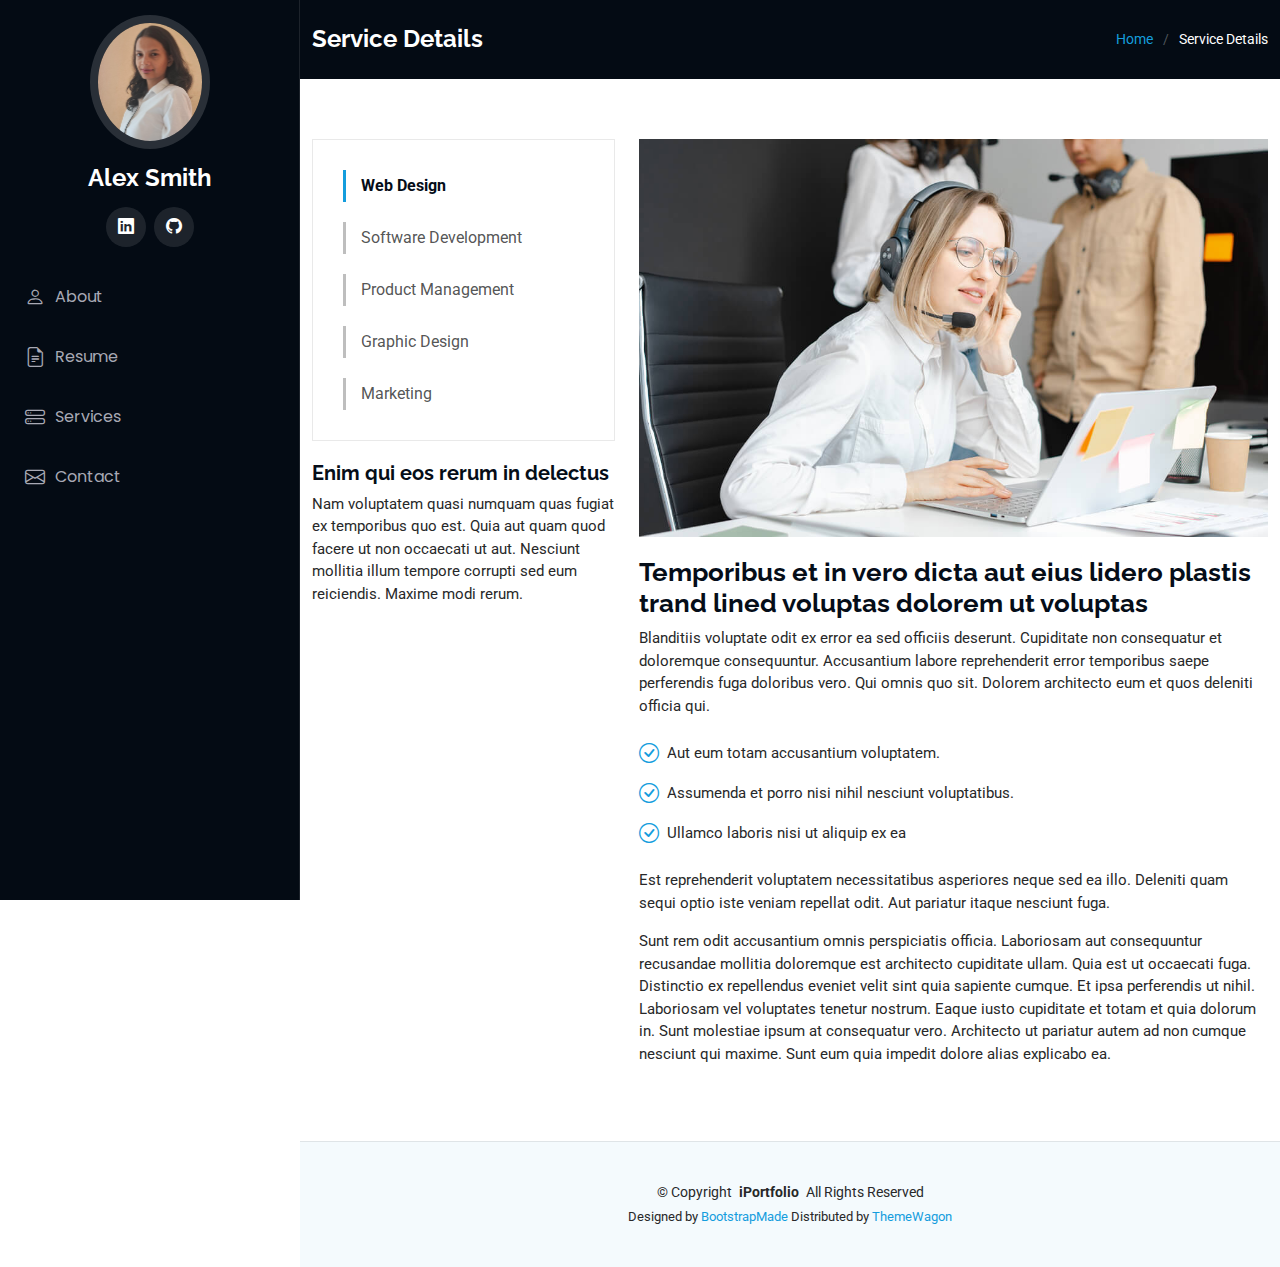
<file: service-details.html>
<!DOCTYPE html>
<html lang="en">

<head>
  <meta charset="utf-8">
  <meta content="width=device-width, initial-scale=1.0" name="viewport">
  <title>Service Details - iPortfolio Bootstrap Template</title>
  <meta content="" name="description">
  <meta content="" name="keywords">

  <!-- Favicons -->
  <link href="assets/img/favicon.png" rel="icon">
  <link href="assets/img/apple-touch-icon.png" rel="apple-touch-icon">

  <!-- Fonts -->
  <link href="https://fonts.googleapis.com" rel="preconnect">
  <link href="https://fonts.gstatic.com" rel="preconnect" crossorigin>
  <link href="https://fonts.googleapis.com/css2?family=Roboto:ital,wght@0,100;0,300;0,400;0,500;0,700;0,900;1,100;1,300;1,400;1,500;1,700;1,900&family=Poppins:ital,wght@0,100;0,200;0,300;0,400;0,500;0,600;0,700;0,800;0,900;1,100;1,200;1,300;1,400;1,500;1,600;1,700;1,800;1,900&family=Raleway:ital,wght@0,100;0,200;0,300;0,400;0,500;0,600;0,700;0,800;0,900;1,100;1,200;1,300;1,400;1,500;1,600;1,700;1,800;1,900&display=swap" rel="stylesheet">

  <!-- Vendor CSS Files -->
  <link href="assets/vendor/bootstrap/css/bootstrap.min.css" rel="stylesheet">
  <link href="assets/vendor/bootstrap-icons/bootstrap-icons.css" rel="stylesheet">
  <link href="assets/vendor/aos/aos.css" rel="stylesheet">
  <link href="assets/vendor/glightbox/css/glightbox.min.css" rel="stylesheet">
  <link href="assets/vendor/swiper/swiper-bundle.min.css" rel="stylesheet">

  <!-- Main CSS File -->
  <link href="assets/css/main.css" rel="stylesheet">

  <!-- =======================================================
  * Template Name: iPortfolio
  * Template URL: https://bootstrapmade.com/iportfolio-bootstrap-portfolio-websites-template/
  * Updated: Jun 29 2024 with Bootstrap v5.3.3
  * Author: BootstrapMade.com
  * License: https://bootstrapmade.com/license/
  ======================================================== -->
</head>

<body class="service-details-page">

  <header id="header" class="header dark-background d-flex flex-column">
    <i class="header-toggle d-xl-none bi bi-list"></i>

    <div class="profile-img">
      <img src="assets/img/my-profile-img.jpg" alt="" class="img-fluid rounded-circle">
    </div>

    <a href="index.html" class="logo d-flex align-items-center justify-content-center">
      <!-- Uncomment the line below if you also wish to use an image logo -->
      <!-- <img src="assets/img/logo.png" alt=""> -->
      <h1 class="sitename">Alex Smith</h1>
    </a>

    <div class="social-links text-center">
      <a href="https://www.linkedin.com/in/rutika-kshirsagar-009289185" class="linkedin" target="_blank" rel="noopener noreferrer">
        <i class="bi bi-linkedin"></i>
      </a>

      <a href="https://github.com/Rutika1212" class="github" target="_blank" rel="noopener noreferrer">
        <i class="bi bi-github"></i>
      </a>
    </div>

    <nav id="navmenu" class="navmenu">
      <ul>

        <li><a href="#about"><i class="bi bi-person navicon"></i> About</a></li>
        <li><a href="#resume"><i class="bi bi-file-earmark-text navicon"></i> Resume</a></li>
        <li><a href="#services"><i class="bi bi-hdd-stack navicon"></i> Services</a></li>
        <li><a href="#contact"><i class="bi bi-envelope navicon"></i> Contact</a></li>
      </ul>
    </nav>

  </header>

  <main class="main">

    <!-- Page Title -->
    <div class="page-title dark-background">
      <div class="container d-lg-flex justify-content-between align-items-center">
        <h1 class="mb-2 mb-lg-0">Service Details</h1>
        <nav class="breadcrumbs">
          <ol>
            <li><a href="index.html">Home</a></li>
            <li class="current">Service Details</li>
          </ol>
        </nav>
      </div>
    </div><!-- End Page Title -->

    <!-- Service Details Section -->
    <section id="service-details" class="service-details section">

      <div class="container">

        <div class="row gy-4">

          <div class="col-lg-4" data-aos="fade-up" data-aos-delay="100">
            <div class="services-list">
              <a href="#" class="active">Web Design</a>
              <a href="#">Software Development</a>
              <a href="#">Product Management</a>
              <a href="#">Graphic Design</a>
              <a href="#">Marketing</a>
            </div>

            <h4>Enim qui eos rerum in delectus</h4>
            <p>Nam voluptatem quasi numquam quas fugiat ex temporibus quo est. Quia aut quam quod facere ut non occaecati ut aut. Nesciunt mollitia illum tempore corrupti sed eum reiciendis. Maxime modi rerum.</p>
          </div>

          <div class="col-lg-8" data-aos="fade-up" data-aos-delay="200">
            <img src="assets/img/services.jpg" alt="" class="img-fluid services-img">
            <h3>Temporibus et in vero dicta aut eius lidero plastis trand lined voluptas dolorem ut voluptas</h3>
            <p>
              Blanditiis voluptate odit ex error ea sed officiis deserunt. Cupiditate non consequatur et doloremque consequuntur. Accusantium labore reprehenderit error temporibus saepe perferendis fuga doloribus vero. Qui omnis quo sit. Dolorem architecto eum et quos deleniti officia qui.
            </p>
            <ul>
              <li><i class="bi bi-check-circle"></i> <span>Aut eum totam accusantium voluptatem.</span></li>
              <li><i class="bi bi-check-circle"></i> <span>Assumenda et porro nisi nihil nesciunt voluptatibus.</span></li>
              <li><i class="bi bi-check-circle"></i> <span>Ullamco laboris nisi ut aliquip ex ea</span></li>
            </ul>
            <p>
              Est reprehenderit voluptatem necessitatibus asperiores neque sed ea illo. Deleniti quam sequi optio iste veniam repellat odit. Aut pariatur itaque nesciunt fuga.
            </p>
            <p>
              Sunt rem odit accusantium omnis perspiciatis officia. Laboriosam aut consequuntur recusandae mollitia doloremque est architecto cupiditate ullam. Quia est ut occaecati fuga. Distinctio ex repellendus eveniet velit sint quia sapiente cumque. Et ipsa perferendis ut nihil. Laboriosam vel voluptates tenetur nostrum. Eaque iusto cupiditate et totam et quia dolorum in. Sunt molestiae ipsum at consequatur vero. Architecto ut pariatur autem ad non cumque nesciunt qui maxime. Sunt eum quia impedit dolore alias explicabo ea.
            </p>
          </div>

        </div>

      </div>

    </section><!-- /Service Details Section -->

  </main>

  <footer id="footer" class="footer position-relative light-background">

    <div class="container">
      <div class="copyright text-center ">
        <p>© <span>Copyright</span> <strong class="px-1 sitename">iPortfolio</strong> <span>All Rights Reserved</span></p>
      </div>
      <div class="credits">
        <!-- All the links in the footer should remain intact. -->
        <!-- You can delete the links only if you've purchased the pro version. -->
        <!-- Licensing information: https://bootstrapmade.com/license/ -->
        <!-- Purchase the pro version with working PHP/AJAX contact form: [buy-url] -->
        Designed by <a href="https://bootstrapmade.com/">BootstrapMade</a> Distributed by <a href="https://themewagon.com">ThemeWagon</a>
      </div>
    </div>

  </footer>

  <!-- Scroll Top -->
  <a href="#" id="scroll-top" class="scroll-top d-flex align-items-center justify-content-center"><i class="bi bi-arrow-up-short"></i></a>

  <!-- Preloader -->
  <div id="preloader"></div>

  <!-- Vendor JS Files -->
  <script src="assets/vendor/bootstrap/js/bootstrap.bundle.min.js"></script>
  <script src="assets/vendor/php-email-form/validate.js"></script>
  <script src="assets/vendor/aos/aos.js"></script>
  <script src="assets/vendor/typed.js/typed.umd.js"></script>
  <script src="assets/vendor/purecounter/purecounter_vanilla.js"></script>
  <script src="assets/vendor/waypoints/noframework.waypoints.js"></script>
  <script src="assets/vendor/glightbox/js/glightbox.min.js"></script>
  <script src="assets/vendor/imagesloaded/imagesloaded.pkgd.min.js"></script>
  <script src="assets/vendor/isotope-layout/isotope.pkgd.min.js"></script>
  <script src="assets/vendor/swiper/swiper-bundle.min.js"></script>

  <!-- Main JS File -->
  <script src="assets/js/main.js"></script>

</body>

</html>
</file>
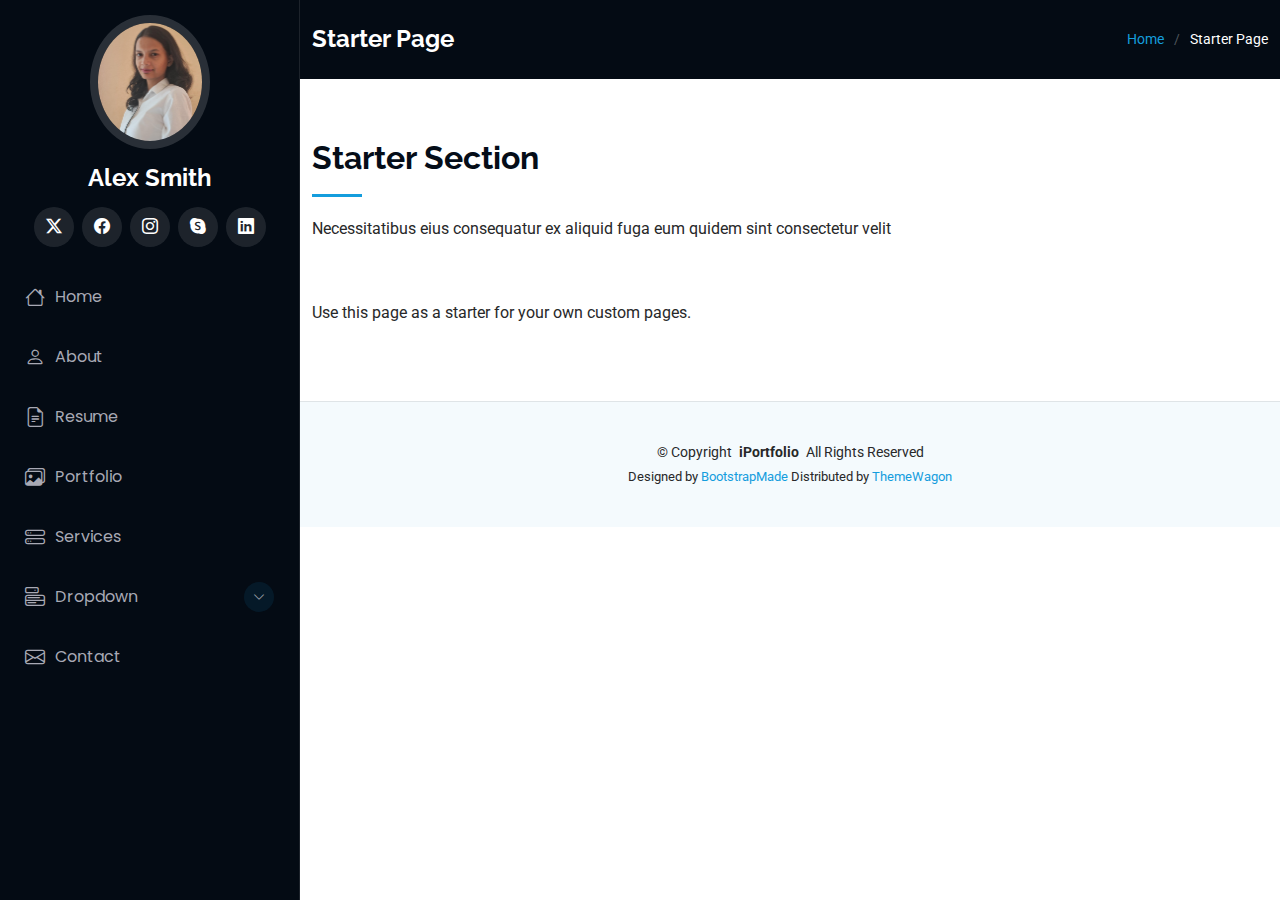
<file: starter-page.html>
<!DOCTYPE html>
<html lang="en">

<head>
  <meta charset="utf-8">
  <meta content="width=device-width, initial-scale=1.0" name="viewport">
  <title>Starter Page - iPortfolio Bootstrap Template</title>
  <meta content="" name="description">
  <meta content="" name="keywords">

  <!-- Favicons -->
  <link href="assets/img/favicon.png" rel="icon">
  <link href="assets/img/apple-touch-icon.png" rel="apple-touch-icon">

  <!-- Fonts -->
  <link href="https://fonts.googleapis.com" rel="preconnect">
  <link href="https://fonts.gstatic.com" rel="preconnect" crossorigin>
  <link href="https://fonts.googleapis.com/css2?family=Roboto:ital,wght@0,100;0,300;0,400;0,500;0,700;0,900;1,100;1,300;1,400;1,500;1,700;1,900&family=Poppins:ital,wght@0,100;0,200;0,300;0,400;0,500;0,600;0,700;0,800;0,900;1,100;1,200;1,300;1,400;1,500;1,600;1,700;1,800;1,900&family=Raleway:ital,wght@0,100;0,200;0,300;0,400;0,500;0,600;0,700;0,800;0,900;1,100;1,200;1,300;1,400;1,500;1,600;1,700;1,800;1,900&display=swap" rel="stylesheet">

  <!-- Vendor CSS Files -->
  <link href="assets/vendor/bootstrap/css/bootstrap.min.css" rel="stylesheet">
  <link href="assets/vendor/bootstrap-icons/bootstrap-icons.css" rel="stylesheet">
  <link href="assets/vendor/aos/aos.css" rel="stylesheet">
  <link href="assets/vendor/glightbox/css/glightbox.min.css" rel="stylesheet">
  <link href="assets/vendor/swiper/swiper-bundle.min.css" rel="stylesheet">

  <!-- Main CSS File -->
  <link href="assets/css/main.css" rel="stylesheet">

  <!-- =======================================================
  * Template Name: iPortfolio
  * Template URL: https://bootstrapmade.com/iportfolio-bootstrap-portfolio-websites-template/
  * Updated: Jun 29 2024 with Bootstrap v5.3.3
  * Author: BootstrapMade.com
  * License: https://bootstrapmade.com/license/
  ======================================================== -->
</head>

<body class="starter-page-page">

  <header id="header" class="header dark-background d-flex flex-column">
    <i class="header-toggle d-xl-none bi bi-list"></i>

    <div class="profile-img">
      <img src="assets/img/my-profile-img.jpg" alt="" class="img-fluid rounded-circle">
    </div>

    <a href="index.html" class="logo d-flex align-items-center justify-content-center">
      <!-- Uncomment the line below if you also wish to use an image logo -->
      <!-- <img src="assets/img/logo.png" alt=""> -->
      <h1 class="sitename">Alex Smith</h1>
    </a>

    <div class="social-links text-center">
      <a href="#" class="twitter"><i class="bi bi-twitter-x"></i></a>
      <a href="#" class="facebook"><i class="bi bi-facebook"></i></a>
      <a href="#" class="instagram"><i class="bi bi-instagram"></i></a>
      <a href="#" class="google-plus"><i class="bi bi-skype"></i></a>
      <a href="#" class="linkedin"><i class="bi bi-linkedin"></i></a>
    </div>

    <nav id="navmenu" class="navmenu">
      <ul>
        <li><a href="#hero"><i class="bi bi-house navicon"></i>Home</a></li>
        <li><a href="#about"><i class="bi bi-person navicon"></i> About</a></li>
        <li><a href="#resume"><i class="bi bi-file-earmark-text navicon"></i> Resume</a></li>
        <li><a href="#portfolio"><i class="bi bi-images navicon"></i> Portfolio</a></li>
        <li><a href="#services"><i class="bi bi-hdd-stack navicon"></i> Services</a></li>
        <li class="dropdown"><a href="#"><i class="bi bi-menu-button navicon"></i> <span>Dropdown</span> <i class="bi bi-chevron-down toggle-dropdown"></i></a>
          <ul>
            <li><a href="#">Dropdown 1</a></li>
            <li class="dropdown"><a href="#"><span>Deep Dropdown</span> <i class="bi bi-chevron-down toggle-dropdown"></i></a>
              <ul>
                <li><a href="#">Deep Dropdown 1</a></li>
                <li><a href="#">Deep Dropdown 2</a></li>
                <li><a href="#">Deep Dropdown 3</a></li>
                <li><a href="#">Deep Dropdown 4</a></li>
                <li><a href="#">Deep Dropdown 5</a></li>
              </ul>
            </li>
            <li><a href="#">Dropdown 2</a></li>
            <li><a href="#">Dropdown 3</a></li>
            <li><a href="#">Dropdown 4</a></li>
          </ul>
        </li>
        <li><a href="#contact"><i class="bi bi-envelope navicon"></i> Contact</a></li>
      </ul>
    </nav>

  </header>

  <main class="main">

    <!-- Page Title -->
    <div class="page-title dark-background">
      <div class="container d-lg-flex justify-content-between align-items-center">
        <h1 class="mb-2 mb-lg-0">Starter Page</h1>
        <nav class="breadcrumbs">
          <ol>
            <li><a href="index.html">Home</a></li>
            <li class="current">Starter Page</li>
          </ol>
        </nav>
      </div>
    </div><!-- End Page Title -->

    <!-- Starter Section Section -->
    <section id="starter-section" class="starter-section section">

      <!-- Section Title -->
      <div class="container section-title" data-aos="fade-up">
        <h2>Starter Section</h2>
        <p>Necessitatibus eius consequatur ex aliquid fuga eum quidem sint consectetur velit</p>
      </div><!-- End Section Title -->

      <div class="container" data-aos="fade-up">
        <p>Use this page as a starter for your own custom pages.</p>
      </div>

    </section><!-- /Starter Section Section -->

  </main>

  <footer id="footer" class="footer position-relative light-background">

    <div class="container">
      <div class="copyright text-center ">
        <p>© <span>Copyright</span> <strong class="px-1 sitename">iPortfolio</strong> <span>All Rights Reserved</span></p>
      </div>
      <div class="credits">
        <!-- All the links in the footer should remain intact. -->
        <!-- You can delete the links only if you've purchased the pro version. -->
        <!-- Licensing information: https://bootstrapmade.com/license/ -->
        <!-- Purchase the pro version with working PHP/AJAX contact form: [buy-url] -->
        Designed by <a href="https://bootstrapmade.com/">BootstrapMade</a> Distributed by <a href="https://themewagon.com">ThemeWagon</a>
      </div>
    </div>

  </footer>

  <!-- Scroll Top -->
  <a href="#" id="scroll-top" class="scroll-top d-flex align-items-center justify-content-center"><i class="bi bi-arrow-up-short"></i></a>

  <!-- Preloader -->
  <div id="preloader"></div>

  <!-- Vendor JS Files -->
  <script src="assets/vendor/bootstrap/js/bootstrap.bundle.min.js"></script>
  <script src="assets/vendor/php-email-form/validate.js"></script>
  <script src="assets/vendor/aos/aos.js"></script>
  <script src="assets/vendor/typed.js/typed.umd.js"></script>
  <script src="assets/vendor/purecounter/purecounter_vanilla.js"></script>
  <script src="assets/vendor/waypoints/noframework.waypoints.js"></script>
  <script src="assets/vendor/glightbox/js/glightbox.min.js"></script>
  <script src="assets/vendor/imagesloaded/imagesloaded.pkgd.min.js"></script>
  <script src="assets/vendor/isotope-layout/isotope.pkgd.min.js"></script>
  <script src="assets/vendor/swiper/swiper-bundle.min.js"></script>

  <!-- Main JS File -->
  <script src="assets/js/main.js"></script>

</body>

</html>
</file>
<file: assets/css/main.css>
/**
* Template Name: iPortfolio
* Template URL: https://bootstrapmade.com/iportfolio-bootstrap-portfolio-websites-template/
* Updated: Jun 29 2024 with Bootstrap v5.3.3
* Author: BootstrapMade.com
* License: https://bootstrapmade.com/license/
*/

/*--------------------------------------------------------------
# Font & Color Variables
# Help: https://bootstrapmade.com/color-system/
--------------------------------------------------------------*/
/* Fonts */
:root {
  --default-font: "Roboto",  system-ui, -apple-system, "Segoe UI", Roboto, "Helvetica Neue", Arial, "Noto Sans", "Liberation Sans", sans-serif, "Apple Color Emoji", "Segoe UI Emoji", "Segoe UI Symbol", "Noto Color Emoji";
  --heading-font: "Raleway",  sans-serif;
  --nav-font: "Poppins",  sans-serif;
}

/* Global Colors - The following color variables are used throughout the website. Updating them here will change the color scheme of the entire website */
:root { 
  --background-color: #ffffff; /* Background color for the entire website, including individual sections */
  --default-color: #272829; /* Default color used for the majority of the text content across the entire website */
  --heading-color: #050d18; /* Color for headings, subheadings and title throughout the website */
  --accent-color: #149ddd; /* Accent color that represents your brand on the website. It's used for buttons, links, and other elements that need to stand out */
  --surface-color: #ffffff; /* The surface color is used as a background of boxed elements within sections, such as cards, icon boxes, or other elements that require a visual separation from the global background. */
  --contrast-color: #ffffff; /* Contrast color for text, ensuring readability against backgrounds of accent, heading, or default colors. */
}

/* Nav Menu Colors - The following color variables are used specifically for the navigation menu. They are separate from the global colors to allow for more customization options */
:root {
  --nav-color: #a8a9b4;  /* The default color of the main navmenu links */
  --nav-hover-color: #ffffff; /* Applied to main navmenu links when they are hovered over or active */
  --nav-mobile-background-color: #040b14; /* Used as the background color for mobile navigation menu */
  --nav-dropdown-background-color: #040b14; /* Used as the background color for dropdown items that appear when hovering over primary navigation items */
  --nav-dropdown-color: #a8a9b4; /* Used for navigation links of the dropdown items in the navigation menu. */
  --nav-dropdown-hover-color: #ffffff; /* Similar to --nav-hover-color, this color is applied to dropdown navigation links when they are hovered over. */
}

/* Color Presets - These classes override global colors when applied to any section or element, providing reuse of the sam color scheme. */

.light-background {
  --background-color: #f4fafd;
  --surface-color: #ffffff;
}

.dark-background {
  --background-color: #040b14;
  --default-color: #ffffff;
  --heading-color: #ffffff;
  --surface-color: #151f2b;
  --contrast-color: #ffffff;
}



/* Smooth scroll */
:root {
  scroll-behavior: smooth;
}

/*--------------------------------------------------------------
# General Styling & Shared Classes
--------------------------------------------------------------*/
body {
  color: var(--default-color);
  background-color: var(--background-color);
  font-family: var(--default-font);
}

a {
  color: var(--accent-color);
  text-decoration: none;
  transition: 0.3s;
}

a:hover {
  color: color-mix(in srgb, var(--accent-color), transparent 25%);
  text-decoration: none;
}

h1,
h2,
h3,
h4,
h5,
h6 {
  color: var(--heading-color);
  font-family: var(--heading-font);
}

/* PHP Email Form Messages
------------------------------*/
.php-email-form .error-message {
  display: none;
  background: #df1529;
  color: #ffffff;
  text-align: left;
  padding: 15px;
  margin-bottom: 24px;
  font-weight: 600;
}

.php-email-form .sent-message {
  display: none;
  color: #ffffff;
  background: #059652;
  text-align: center;
  padding: 15px;
  margin-bottom: 24px;
  font-weight: 600;
}

.php-email-form .loading {
  display: none;
  background: var(--surface-color);
  text-align: center;
  padding: 15px;
  margin-bottom: 24px;
}

.php-email-form .loading:before {
  content: "";
  display: inline-block;
  border-radius: 50%;
  width: 24px;
  height: 24px;
  margin: 0 10px -6px 0;
  border: 3px solid var(--accent-color);
  border-top-color: var(--surface-color);
  animation: php-email-form-loading 1s linear infinite;
}

@keyframes php-email-form-loading {
  0% {
    transform: rotate(0deg);
  }

  100% {
    transform: rotate(360deg);
  }
}

/*--------------------------------------------------------------
# Global Header
--------------------------------------------------------------*/
.header {
  color: var(--default-color);
  background-color: var(--background-color);
  position: fixed;
  top: 0;
  left: 0;
  bottom: 0;
  padding: 0 15px;
  width: 300px;
  transition: all ease-in-out 0.3s;
  overflow-y: auto;
  z-index: 997;
  border-right: 1px solid color-mix(in srgb, var(--default-color), transparent 90%);
}

.header .profile-img img {
  margin: 15px auto;
  display: block;
  width: 120px;
  border: 8px solid color-mix(in srgb, var(--default-color), transparent 85%);
}

.header .logo {
  line-height: 1;
  margin-bottom: 15px;
}

.header .logo img {
  max-height: 32px;
  margin-right: 8px;
}

.header .logo h1 {
  font-size: 24px;
  margin: 0;
  font-weight: 700;
  color: var(--heading-color);
}

.header .social-links {
  margin: 0 0 20px 0;
}

.header .social-links a {
  font-size: 16px;
  display: inline-flex;
  align-items: center;
  justify-content: center;
  background: color-mix(in srgb, var(--default-color), transparent 90%);
  color: var(--default-color);
  margin: 0 2px;
  border-radius: 50%;
  text-align: center;
  width: 40px;
  height: 40px;
  transition: 0.3s;
}

.header .social-links a:hover {
  color: var(--contrast-color);
  background: var(--accent-color);
}

@media (min-width: 1200px) {

  .header~main,
  .header~#footer {
    margin-left: 300px;
  }
}

@media (max-width: 1199px) {
  .header {
    left: -100%;
  }
}

.header.header-show {
  left: 0;
}

.header .header-toggle {
  color: var(--contrast-color);
  background-color: var(--accent-color);
  font-size: 22px;
  display: flex;
  align-items: center;
  justify-content: center;
  width: 40px;
  height: 40px;
  border-radius: 50%;
  cursor: pointer;
  position: fixed;
  top: 15px;
  right: 15px;
  z-index: 9999;
  transition: background-color 0.3s;
}

.header .header-toggle:hover {
  color: var(--contrast-color);
  background-color: color-mix(in srgb, var(--accent-color) 90%, white 15%);
}

/*--------------------------------------------------------------
# Navigation Menu
--------------------------------------------------------------*/
.mobile-nav-toggle {
  display: none;
}

.navmenu {
  padding: 0;
  z-index: 9997;
}

.navmenu ul {
  list-style: none;
  padding: 0 0 20px 0;
  margin: 0;
}

.navmenu a,
.navmenu a:focus {
  color: var(--nav-color);
  padding: 15px 10px;
  font-family: var(--nav-font);
  font-size: 16px;
  font-weight: 400;
  display: flex;
  align-items: center;
  white-space: nowrap;
  transition: 0.3s;
  width: 100%;
}

.navmenu a .navicon,
.navmenu a:focus .navicon {
  font-size: 20px;
  margin-right: 10px;
}

.navmenu a .toggle-dropdown,
.navmenu a:focus .toggle-dropdown {
  font-size: 12px;
  line-height: 0;
  margin-left: auto;
  width: 30px;
  height: 30px;
  display: flex;
  align-items: center;
  justify-content: center;
  border-radius: 50%;
  transition: 0.3s;
  flex-shrink: 0;
  background-color: color-mix(in srgb, var(--accent-color), transparent 90%);
}

.navmenu a .toggle-dropdown:hover,
.navmenu a:focus .toggle-dropdown:hover {
  background-color: var(--accent-color);
  color: var(--contrast-color);
}

.navmenu a:hover,
.navmenu .active,
.navmenu .active:focus {
  color: var(--nav-hover-color);
}

.navmenu a:hover .navicon,
.navmenu .active .navicon,
.navmenu .active:focus .navicon {
  color: var(--accent-color);
}

.navmenu .active .toggle-dropdown,
.navmenu .active:focus .toggle-dropdown {
  background-color: var(--accent-color);
  color: var(--contrast-color);
  transform: rotate(180deg);
}

.navmenu .dropdown {
  display: block;
}

.navmenu .dropdown a,
.navmenu .dropdown a:focus {
  color: --nav-dropdown-color;
}

.navmenu .dropdown a:hover,
.navmenu .dropdown .active,
.navmenu .dropdown .active:focus {
  color: var(--nav-dropdown-hover-color);
}

.navmenu .dropdown ul {
  position: static;
  display: none;
  z-index: 99;
  padding: 5px 10px;
  margin: 5px 10px;
  background-color: var(--nav-dropdown-background-color);
  border: 1px solid color-mix(in srgb, var(--default-color), transparent 90%);
  box-shadow: none;
  transition: all 0.5s ease-in-out;
}

.navmenu .dropdown ul ul {
  background-color: rgba(33, 37, 41, 0.1);
}

.navmenu .dropdown>.dropdown-active {
  display: block;
  background-color: rgba(33, 37, 41, 0.03);
}

/*--------------------------------------------------------------
# Global Footer
--------------------------------------------------------------*/
.footer {
  color: var(--default-color);
  background-color: var(--background-color);
  font-size: 14px;
  padding: 40px 0;
  position: relative;
  border-top: 1px solid color-mix(in srgb, var(--default-color), transparent 90%);
}

.footer .copyright p {
  margin-bottom: 0;
}

.footer .credits {
  margin-top: 4px;
  font-size: 13px;
  text-align: center;
}

/*--------------------------------------------------------------
# Preloader
--------------------------------------------------------------*/
#preloader {
  position: fixed;
  inset: 0;
  z-index: 999999;
  overflow: hidden;
  background: var(--background-color);
  transition: all 0.6s ease-out;
}

#preloader:before {
  content: "";
  position: fixed;
  top: calc(50% - 30px);
  left: calc(50% - 30px);
  border: 6px solid #ffffff;
  border-color: var(--accent-color) transparent var(--accent-color) transparent;
  border-radius: 50%;
  width: 60px;
  height: 60px;
  animation: animate-preloader 1.5s linear infinite;
}

@keyframes animate-preloader {
  0% {
    transform: rotate(0deg);
  }

  100% {
    transform: rotate(360deg);
  }
}

/*--------------------------------------------------------------
# Scroll Top Button
--------------------------------------------------------------*/
.scroll-top {
  position: fixed;
  visibility: hidden;
  opacity: 0;
  right: 15px;
  bottom: -15px;
  z-index: 99999;
  background-color: var(--accent-color);
  width: 44px;
  height: 44px;
  border-radius: 50px;
  transition: all 0.4s;
}

.scroll-top i {
  font-size: 24px;
  color: var(--contrast-color);
  line-height: 0;
}

.scroll-top:hover {
  background-color: color-mix(in srgb, var(--accent-color), transparent 20%);
  color: var(--contrast-color);
}

.scroll-top.active {
  visibility: visible;
  opacity: 1;
  bottom: 15px;
}

/*--------------------------------------------------------------
# Disable aos animation delay on mobile devices
--------------------------------------------------------------*/
@media screen and (max-width: 768px) {
  [data-aos-delay] {
    transition-delay: 0 !important;
  }
}

/*--------------------------------------------------------------
# Global Page Titles & Breadcrumbs
--------------------------------------------------------------*/
.page-title {
  color: var(--default-color);
  background-color: var(--background-color);
  padding: 25px 0;
  position: relative;
}

.page-title h1 {
  font-size: 24px;
  font-weight: 700;
}

.page-title .breadcrumbs ol {
  display: flex;
  flex-wrap: wrap;
  list-style: none;
  padding: 0;
  margin: 0;
  font-size: 14px;
  font-weight: 400;
}

.page-title .breadcrumbs ol li+li {
  padding-left: 10px;
}

.page-title .breadcrumbs ol li+li::before {
  content: "/";
  display: inline-block;
  padding-right: 10px;
  color: color-mix(in srgb, var(--default-color), transparent 70%);
}

/*--------------------------------------------------------------
# Global Sections
--------------------------------------------------------------*/
section,
.section {
  color: var(--default-color);
  background-color: var(--background-color);
  padding: 60px 0;
  overflow: clip;
}

/*--------------------------------------------------------------
# Global Section Titles
--------------------------------------------------------------*/
.section-title {
  padding-bottom: 60px;
  position: relative;
}

.section-title h2 {
  font-size: 32px;
  font-weight: 700;
  margin-bottom: 20px;
  padding-bottom: 20px;
  position: relative;
}

.section-title h2:after {
  content: "";
  position: absolute;
  display: block;
  width: 50px;
  height: 3px;
  background: var(--accent-color);
  left: 0;
  bottom: 0;
}

.section-title p {
  margin-bottom: 0;
}

/*--------------------------------------------------------------
# Hero Section
--------------------------------------------------------------*/
.hero {
  width: 100%;
  min-height: 100vh;
  position: relative;
  padding: 80px 0;
  display: flex;
  align-items: center;
  justify-content: center;
}

.hero img {
  position: absolute;
  inset: 0;
  display: block;
  width: 100%;
  height: 100%;
  object-fit: cover;
  z-index: 1;
}

.hero:before {
  content: "";
  background: color-mix(in srgb, var(--background-color), transparent 70%);
  position: absolute;
  inset: 0;
  z-index: 2;
}

.hero .container {
  position: relative;
  z-index: 3;
}

.hero h2 {
  margin: 0;
  font-size: 64px;
  font-weight: 700;
}

.hero p {
  margin: 5px 0 0 0;
  font-size: 26px;
}

.hero p span {
  letter-spacing: 1px;
  border-bottom: 2px solid var(--accent-color);
}

.hero .social-links {
  margin-top: 25px;
}

.hero .social-links a {
  font-size: 24px;
  display: inline-block;
  color: color-mix(in srgb, var(--default-color), transparent 50%);
  line-height: 1;
  margin-right: 20px;
  transition: 0.3s;
}

.hero .social-links a:hover {
  color: var(--accent-color);
}

@media (max-width: 768px) {
  .hero h2 {
    font-size: 32px;
  }

  .hero p {
    font-size: 20px;
  }
}

/*--------------------------------------------------------------
# About Section
--------------------------------------------------------------*/
.about .content h2 {
  font-weight: 700;
  font-size: 24px;
}

.about .content ul {
  list-style: none;
  padding: 0;
}

.about .content ul li {
  margin-bottom: 20px;
  display: flex;
  align-items: center;
}

.about .content ul strong {
  margin-right: 10px;
}

.about .content ul i {
  font-size: 16px;
  margin-right: 5px;
  color: var(--accent-color);
  line-height: 0;
}

/*--------------------------------------------------------------
# Stats Section
--------------------------------------------------------------*/
.stats .stats-item {
  padding: 30px;
  width: 100%;
}

.stats .stats-item i {
  color: var(--accent-color);
  display: block;
  font-size: 44px;
  float: left;
  line-height: 0;
}

.stats .stats-item .purecounter {
  color: var(--heading-color);
  font-size: 48px;
  line-height: 40px;
  display: block;
  font-weight: 700;
  margin-left: 60px;
}

.stats .stats-item p {
  color: color-mix(in srgb, var(--default-color), transparent 40%);
  padding: 15px 0 0 0;
  margin: 0 0 0 60px;
  font-family: var(--heading-font);
  font-size: 14px;
}

/*--------------------------------------------------------------
# Skills Section
--------------------------------------------------------------*/
.skills .progress {
  height: 60px;
  display: block;
  background: none;
  border-radius: 0;
}

.skills .progress .skill {
  color: var(--heading-color);
  padding: 0;
  margin: 0 0 6px 0;
  text-transform: uppercase;
  display: block;
  font-weight: 600;
  font-family: var(--heading-font);
}

.skills .progress .skill .val {
  float: right;
  font-style: normal;
}

.skills .progress-bar-wrap {
  background: color-mix(in srgb, var(--default-color), transparent 90%);
  height: 10px;
}

.skills .progress-bar {
  width: 1px;
  height: 10px;
  transition: 0.9s;
  background-color: var(--accent-color);
}

/*--------------------------------------------------------------
# Resume Section
--------------------------------------------------------------*/
.resume .resume-title {
  color: var(--heading-color);
  font-size: 26px;
  font-weight: 700;
  margin-top: 20px;
  margin-bottom: 20px;
}

.resume .resume-item {
  padding: 0 0 20px 20px;
  margin-top: -2px;
  border-left: 2px solid var(--accent-color);
  position: relative;
}

.resume .resume-item h4 {
  line-height: 18px;
  font-size: 18px;
  font-weight: 600;
  text-transform: uppercase;
  color: color-mix(in srgb, var(--default-color), transparent 20%);
  margin-bottom: 10px;
}

.resume .resume-item h5 {
  font-size: 16px;
  padding: 5px 15px;
  display: inline-block;
  font-weight: 600;
  margin-bottom: 10px;
}

.resume .resume-item ul {
  padding-left: 20px;
}

.resume .resume-item ul li {
  padding-bottom: 10px;
}

.resume .resume-item:last-child {
  padding-bottom: 0;
}

.resume .resume-item::before {
  content: "";
  position: absolute;
  width: 16px;
  height: 16px;
  border-radius: 50px;
  left: -9px;
  top: 0;
  background: var(--background-color);
  border: 2px solid var(--accent-color);
}

/*--------------------------------------------------------------
# Portfolio Section
--------------------------------------------------------------*/
.portfolio .portfolio-filters {
  padding: 0;
  margin: 0 auto 20px auto;
  list-style: none;
  text-align: center;
}

.portfolio .portfolio-filters li {
  cursor: pointer;
  display: inline-block;
  padding: 0;
  font-size: 14px;
  font-weight: 400;
  margin: 0 10px;
  line-height: 1;
  text-transform: uppercase;
  margin-bottom: 10px;
  transition: all 0.3s ease-in-out;
}

.portfolio .portfolio-filters li:hover,
.portfolio .portfolio-filters li.filter-active {
  color: var(--accent-color);
}

.portfolio .portfolio-filters li:first-child {
  margin-left: 0;
}

.portfolio .portfolio-filters li:last-child {
  margin-right: 0;
}

@media (max-width: 575px) {
  .portfolio .portfolio-filters li {
    font-size: 14px;
    margin: 0 5px;
  }
}

.portfolio .portfolio-content {
  position: relative;
  overflow: hidden;
}

.portfolio .portfolio-content img {
  transition: 0.3s;
}

.portfolio .portfolio-content .portfolio-info {
  opacity: 0;
  position: absolute;
  inset: 0;
  z-index: 3;
  transition: all ease-in-out 0.3s;
  background: rgba(0, 0, 0, 0.6);
  padding: 15px;
}

.portfolio .portfolio-content .portfolio-info h4 {
  font-size: 14px;
  padding: 5px 10px;
  font-weight: 400;
  color: #ffffff;
  display: inline-block;
  background-color: var(--accent-color);
}

.portfolio .portfolio-content .portfolio-info p {
  position: absolute;
  bottom: 10px;
  text-align: center;
  display: inline-block;
  left: 0;
  right: 0;
  font-size: 16px;
  font-weight: 600;
  color: rgba(255, 255, 255, 0.8);
}

.portfolio .portfolio-content .portfolio-info .preview-link,
.portfolio .portfolio-content .portfolio-info .details-link {
  position: absolute;
  left: calc(50% - 40px);
  font-size: 26px;
  top: calc(50% - 14px);
  color: #fff;
  transition: 0.3s;
  line-height: 1.2;
}

.portfolio .portfolio-content .portfolio-info .preview-link:hover,
.portfolio .portfolio-content .portfolio-info .details-link:hover {
  color: var(--accent-color);
}

.portfolio .portfolio-content .portfolio-info .details-link {
  left: 50%;
  font-size: 34px;
  line-height: 0;
}

.portfolio .portfolio-content:hover .portfolio-info {
  opacity: 1;
}

.portfolio .portfolio-content:hover img {
  transform: scale(1.1);
}

/*--------------------------------------------------------------
# Services Section
--------------------------------------------------------------*/
.services .service-item {
  position: relative;
}

.services .service-item .icon {
  background: var(--accent-color);
  display: flex;
  align-items: center;
  justify-content: center;
  width: 54px;
  height: 54px;
  border-radius: 50%;
  transition: 0.5s;
  border: 1px solid var(--accent-color);
  margin-right: 20px;
}

.services .service-item .icon i {
  color: var(--contrast-color);
  font-size: 24px;
  line-height: 0;
}

.services .service-item:hover .icon {
  background: var(--surface-color);
}

.services .service-item:hover .icon i {
  color: var(--accent-color);
}

.services .service-item .title {
  font-weight: 700;
  margin-bottom: 15px;
  font-size: 18px;
}

.services .service-item .title a {
  color: var(--heading-color);
}

.services .service-item .title a:hover {
  color: var(--accent-color);
}

.services .service-item .description {
  line-height: 24px;
  font-size: 14px;
}

/*--------------------------------------------------------------
# Testimonials Section
--------------------------------------------------------------*/
.testimonials .testimonials-carousel,
.testimonials .testimonials-slider {
  overflow: hidden;
}

.testimonials .testimonial-item {
  box-sizing: content-box;
  text-align: center;
  min-height: 320px;
}

.testimonials .testimonial-item .testimonial-img {
  width: 90px;
  border-radius: 50%;
  margin: 0 auto;
}

.testimonials .testimonial-item h3 {
  font-size: 18px;
  font-weight: bold;
  margin: 10px 0 5px 0;
}

.testimonials .testimonial-item h4 {
  font-size: 14px;
  color: color-mix(in srgb, var(--default-color), transparent 20%);
  margin: 0;
}

.testimonials .testimonial-item .quote-icon-left,
.testimonials .testimonial-item .quote-icon-right {
  color: color-mix(in srgb, var(--accent-color), transparent 40%);
  font-size: 26px;
  line-height: 0;
}

.testimonials .testimonial-item .quote-icon-left {
  display: inline-block;
  left: -5px;
  position: relative;
}

.testimonials .testimonial-item .quote-icon-right {
  display: inline-block;
  right: -5px;
  position: relative;
  top: 10px;
  transform: scale(-1, -1);
}

.testimonials .testimonial-item p {
  font-style: italic;
  margin: 0 15px 15px 15px;
  padding: 20px;
  background-color: var(--surface-color);
  position: relative;
  margin-bottom: 35px;
  border-radius: 6px;
  box-shadow: 0px 2px 15px rgba(0, 0, 0, 0.1);
}

.testimonials .testimonial-item p::after {
  content: "";
  width: 0;
  height: 0;
  border-top: 20px solid var(--surface-color);
  border-right: 20px solid transparent;
  border-left: 20px solid transparent;
  position: absolute;
  bottom: -20px;
  left: calc(50% - 20px);
}

.testimonials .swiper-wrapper {
  height: auto;
}

.testimonials .swiper-pagination {
  margin-top: 40px;
  position: relative;
}

.testimonials .swiper-pagination .swiper-pagination-bullet {
  width: 12px;
  height: 12px;
  background-color: var(--background-color);
  opacity: 1;
  border: 1px solid var(--accent-color);
}

.testimonials .swiper-pagination .swiper-pagination-bullet-active {
  background-color: var(--accent-color);
}

/*--------------------------------------------------------------
# Contact Section
--------------------------------------------------------------*/
.contact .info-wrap {
  background-color: var(--surface-color);
  box-shadow: 0px 0px 20px rgba(0, 0, 0, 0.1);
  padding: 30px;
}

@media (max-width: 575px) {
  .contact .info-wrap {
    padding: 20px;
  }
}

.contact .info-item {
  margin-bottom: 40px;
}

.contact .info-item i {
  font-size: 20px;
  color: var(--accent-color);
  background: color-mix(in srgb, var(--accent-color), transparent 92%);
  width: 44px;
  height: 44px;
  display: flex;
  justify-content: center;
  align-items: center;
  border-radius: 50px;
  transition: all 0.3s ease-in-out;
  margin-right: 15px;
}

.contact .info-item h3 {
  padding: 0;
  font-size: 18px;
  font-weight: 700;
  margin-bottom: 5px;
}

.contact .info-item p {
  padding: 0;
  margin-bottom: 0;
  font-size: 14px;
}

.contact .info-item:hover i {
  background: var(--accent-color);
  color: var(--contrast-color);
}

.contact .php-email-form {
  background-color: var(--surface-color);
  height: 100%;
  padding: 30px;
  box-shadow: 0px 0px 20px rgba(0, 0, 0, 0.1);
}

@media (max-width: 575px) {
  .contact .php-email-form {
    padding: 20px;
  }
}

.contact .php-email-form input[type=text],
.contact .php-email-form input[type=email],
.contact .php-email-form textarea {
  font-size: 14px;
  padding: 10px 15px;
  box-shadow: none;
  border-radius: 0;
  color: var(--default-color);
  background-color: var(--surface-color);
  border-color: color-mix(in srgb, var(--default-color), transparent 80%);
}

.contact .php-email-form input[type=text]:focus,
.contact .php-email-form input[type=email]:focus,
.contact .php-email-form textarea:focus {
  border-color: var(--accent-color);
}

.contact .php-email-form input[type=text]::placeholder,
.contact .php-email-form input[type=email]::placeholder,
.contact .php-email-form textarea::placeholder {
  color: color-mix(in srgb, var(--default-color), transparent 70%);
}

.contact .php-email-form button[type=submit] {
  color: var(--contrast-color);
  background: var(--accent-color);
  border: 0;
  padding: 10px 30px;
  transition: 0.4s;
  border-radius: 50px;
}

.contact .php-email-form button[type=submit]:hover {
  background: color-mix(in srgb, var(--accent-color), transparent 25%);
}

/*--------------------------------------------------------------
# Portfolio Details Section
--------------------------------------------------------------*/
.portfolio-details .portfolio-details-slider img {
  width: 100%;
}

.portfolio-details .portfolio-details-slider .swiper-pagination {
  margin-top: 20px;
  position: relative;
}

.portfolio-details .portfolio-details-slider .swiper-pagination .swiper-pagination-bullet {
  width: 12px;
  height: 12px;
  background-color: color-mix(in srgb, var(--default-color), transparent 85%);
  opacity: 1;
}

.portfolio-details .portfolio-details-slider .swiper-pagination .swiper-pagination-bullet-active {
  background-color: var(--accent-color);
}

.portfolio-details .portfolio-info {
  padding: 30px;
  box-shadow: 0px 0 30px rgba(0, 0, 0, 0.1);
}

.portfolio-details .portfolio-info h3 {
  font-size: 22px;
  font-weight: 700;
  margin-bottom: 20px;
  padding-bottom: 20px;
  border-bottom: 1px solid color-mix(in srgb, var(--default-color), transparent 85%);
}

.portfolio-details .portfolio-info ul {
  list-style: none;
  padding: 0;
  font-size: 15px;
}

.portfolio-details .portfolio-info ul li+li {
  margin-top: 10px;
}

.portfolio-details .portfolio-description {
  padding-top: 30px;
}

.portfolio-details .portfolio-description h2 {
  font-size: 26px;
  font-weight: 700;
  margin-bottom: 20px;
}

.portfolio-details .portfolio-description p {
  padding: 0;
  color: color-mix(in srgb, var(--default-color), transparent 30%);
}

/*--------------------------------------------------------------
# Service Details Section
--------------------------------------------------------------*/
.service-details .services-list {
  padding: 10px 30px;
  border: 1px solid color-mix(in srgb, var(--default-color), transparent 90%);
  margin-bottom: 20px;
}

.service-details .services-list a {
  display: block;
  line-height: 1;
  padding: 8px 0 8px 15px;
  border-left: 3px solid color-mix(in srgb, var(--default-color), transparent 70%);
  margin: 20px 0;
  color: color-mix(in srgb, var(--default-color), transparent 20%);
  transition: 0.3s;
}

.service-details .services-list a.active {
  color: var(--heading-color);
  font-weight: 700;
  border-color: var(--accent-color);
}

.service-details .services-list a:hover {
  border-color: var(--accent-color);
}

.service-details .services-img {
  margin-bottom: 20px;
}

.service-details h3 {
  font-size: 26px;
  font-weight: 700;
}

.service-details h4 {
  font-size: 20px;
  font-weight: 700;
}

.service-details p {
  font-size: 15px;
}

.service-details ul {
  list-style: none;
  padding: 0;
  font-size: 15px;
}

.service-details ul li {
  padding: 5px 0;
  display: flex;
  align-items: center;
}

.service-details ul i {
  font-size: 20px;
  margin-right: 8px;
  color: var(--accent-color);
}

/*--------------------------------------------------------------
# Starter Section Section
--------------------------------------------------------------*/
.starter-section {
  /* Add your styles here */
}
</file>
